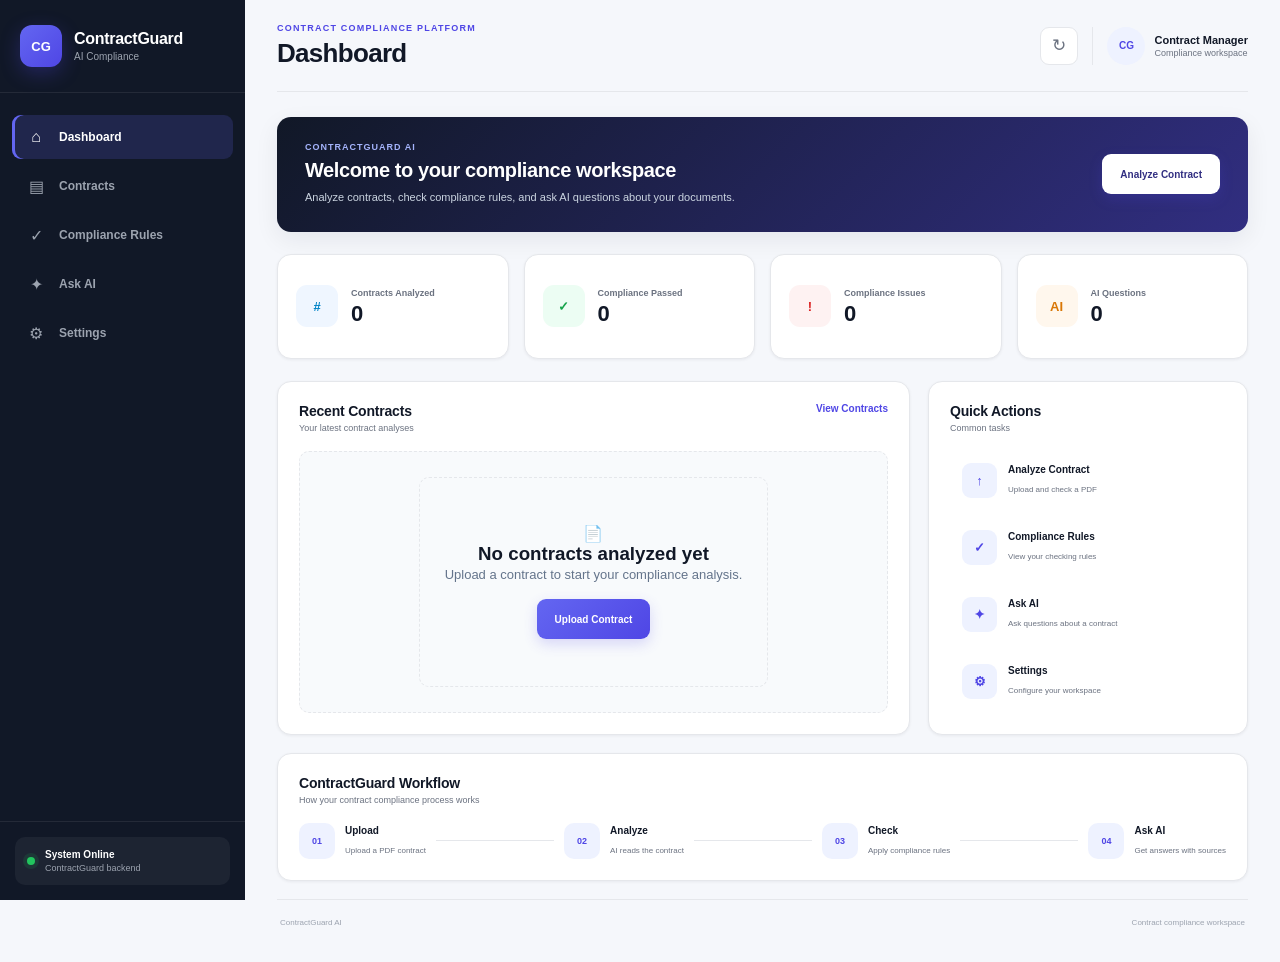
<file: frontend/index.html>
<!DOCTYPE html>
<html lang="en">

<head>
    <meta charset="UTF-8">

    <meta name="viewport" content="width=device-width, initial-scale=1.0">

    <title>ContractGuard AI - Dashboard</title>

    <link rel="stylesheet" href="css/style.css">
</head>


<body>

    <!-- =================================================
         SIDEBAR
         ================================================= -->

    <aside class="sidebar">

        <div class="sidebar-brand">

            <div class="brand-logo">
                CG
            </div>

            <div class="brand-text">

                <h2>
                    ContractGuard
                </h2>

                <span>
                    AI Compliance
                </span>

            </div>

        </div>


        <nav class="navigation">

            <a href="index.html" class="nav-link active">
                <span class="nav-icon">⌂</span>
                <span>Dashboard</span>
            </a>


            <a href="contracts.html" class="nav-link">
                <span class="nav-icon">▤</span>
                <span>Contracts</span>
            </a>


            <a href="compliance.html" class="nav-link">
                <span class="nav-icon">✓</span>
                <span>Compliance Rules</span>
            </a>


            <a href="ask-ai.html" class="nav-link">
                <span class="nav-icon">✦</span>
                <span>Ask AI</span>
            </a>


            <a href="settings.html" class="nav-link">
                <span class="nav-icon">⚙</span>
                <span>Settings</span>
            </a>

        </nav>


        <div class="sidebar-footer">

            <div class="system-status">

                <span class="status-dot"></span>

                <div>

                    <strong>
                        System Online
                    </strong>

                    <small>
                        ContractGuard backend
                    </small>

                </div>

            </div>

        </div>

    </aside>



    <!-- =================================================
         MAIN CONTENT
         ================================================= -->

    <main class="main-content">


        <!-- TOPBAR -->

        <header class="topbar">

            <div>

                <p class="eyebrow">
                    CONTRACT COMPLIANCE PLATFORM
                </p>

                <h1>
                    Dashboard
                </h1>

            </div>


            <div class="topbar-actions">

                <button type="button" class="icon-button" id="refreshDashboard" title="Refresh dashboard">
                    ↻
                </button>


                <div class="profile">

                    <div class="profile-avatar">
                        CG
                    </div>

                    <div class="profile-info">

                        <strong>
                            Contract Manager
                        </strong>

                        <span>
                            Compliance workspace
                        </span>

                    </div>

                </div>

            </div>

        </header>



        <!-- =================================================
             WELCOME
             ================================================= -->

        <section class="welcome-banner">

            <div>

                <p class="banner-label">
                    CONTRACTGUARD AI
                </p>

                <h2>
                    Welcome to your compliance workspace
                </h2>

                <p>
                    Analyze contracts, check compliance rules,
                    and ask AI questions about your documents.
                </p>

            </div>


            <a href="contracts.html" class="primary-button">
                Analyze Contract
            </a>

        </section>



        <!-- =================================================
             STATISTICS
             ================================================= -->

        <section class="stats-grid">


            <article class="stat-card">

                <div class="stat-icon blue">
                    #
                </div>

                <div>

                    <span>
                        Contracts Analyzed
                    </span>

                    <strong id="contractsAnalyzed">
                        0
                    </strong>

                </div>

            </article>


            <article class="stat-card">

                <div class="stat-icon green">
                    ✓
                </div>

                <div>

                    <span>
                        Compliance Passed
                    </span>

                    <strong id="compliancePassed">
                        0
                    </strong>

                </div>

            </article>


            <article class="stat-card">

                <div class="stat-icon red">
                    !
                </div>

                <div>

                    <span>
                        Compliance Issues
                    </span>

                    <strong id="complianceIssues">
                        0
                    </strong>

                </div>

            </article>


            <article class="stat-card">

                <div class="stat-icon orange">
                    AI
                </div>

                <div>

                    <span>
                        AI Questions
                    </span>

                    <strong id="aiQuestions">
                        0
                    </strong>

                </div>

            </article>

        </section>



        <!-- =================================================
             MAIN DASHBOARD GRID
             ================================================= -->

        <section class="dashboard-grid">


            <!-- RECENT CONTRACTS -->

            <article class="dashboard-card">

                <div class="card-header">

                    <div>

                        <h3>
                            Recent Contracts
                        </h3>

                        <p>
                            Your latest contract analyses
                        </p>

                    </div>


                    <a href="contracts.html" class="card-link">
                        View Contracts
                    </a>

                </div>


                <div id="recentContracts" class="empty-state">

                    <div class="empty-icon">
                        ▤
                    </div>

                    <h4>
                        No contracts analyzed yet
                    </h4>

                    <p>
                        Upload a contract to start your first
                        compliance analysis.
                    </p>

                    <a href="contracts.html" class="secondary-button">
                        Upload Contract
                    </a>

                </div>

            </article>



            <!-- QUICK ACTIONS -->

            <article class="dashboard-card">

                <div class="card-header">

                    <div>

                        <h3>
                            Quick Actions
                        </h3>

                        <p>
                            Common tasks
                        </p>

                    </div>

                </div>


                <div class="quick-actions">


                    <a href="contracts.html" class="quick-action">

                        <div class="quick-action-icon">
                            ↑
                        </div>

                        <div>

                            <strong>
                                Analyze Contract
                            </strong>

                            <span>
                                Upload and check a PDF
                            </span>

                        </div>

                    </a>


                    <a href="compliance.html" class="quick-action">

                        <div class="quick-action-icon">
                            ✓
                        </div>

                        <div>

                            <strong>
                                Compliance Rules
                            </strong>

                            <span>
                                View your checking rules
                            </span>

                        </div>

                    </a>


                    <a href="ask-ai.html" class="quick-action">

                        <div class="quick-action-icon">
                            ✦
                        </div>

                        <div>

                            <strong>
                                Ask AI
                            </strong>

                            <span>
                                Ask questions about a contract
                            </span>

                        </div>

                    </a>


                    <a href="settings.html" class="quick-action">

                        <div class="quick-action-icon">
                            ⚙
                        </div>

                        <div>

                            <strong>
                                Settings
                            </strong>

                            <span>
                                Configure your workspace
                            </span>

                        </div>

                    </a>

                </div>

            </article>

        </section>



        <!-- =================================================
             WORKFLOW
             ================================================= -->

        <section class="dashboard-card workflow-card">

            <div class="card-header">

                <div>

                    <h3>
                        ContractGuard Workflow
                    </h3>

                    <p>
                        How your contract compliance process works
                    </p>

                </div>

            </div>


            <div class="workflow">


                <div class="workflow-step">

                    <div class="workflow-number">
                        01
                    </div>

                    <div>

                        <strong>
                            Upload
                        </strong>

                        <span>
                            Upload a PDF contract
                        </span>

                    </div>

                </div>


                <div class="workflow-line"></div>


                <div class="workflow-step">

                    <div class="workflow-number">
                        02
                    </div>

                    <div>

                        <strong>
                            Analyze
                        </strong>

                        <span>
                            AI reads the contract
                        </span>

                    </div>

                </div>


                <div class="workflow-line"></div>


                <div class="workflow-step">

                    <div class="workflow-number">
                        03
                    </div>

                    <div>

                        <strong>
                            Check
                        </strong>

                        <span>
                            Apply compliance rules
                        </span>

                    </div>

                </div>


                <div class="workflow-line"></div>


                <div class="workflow-step">

                    <div class="workflow-number">
                        04
                    </div>

                    <div>

                        <strong>
                            Ask AI
                        </strong>

                        <span>
                            Get answers with sources
                        </span>

                    </div>

                </div>

            </div>

        </section>



        <!-- =================================================
             FOOTER
             ================================================= -->

        <footer class="app-footer">

            <span>
                ContractGuard AI
            </span>

            <span>
                Contract compliance workspace
            </span>

        </footer>

    </main>



    <!-- JAVASCRIPT -->

    <script src="js/config.js"></script>

    <script src="js/common.js"></script>

    <script src="js/dashboard.js"></script>

</body>

</html>
</file>
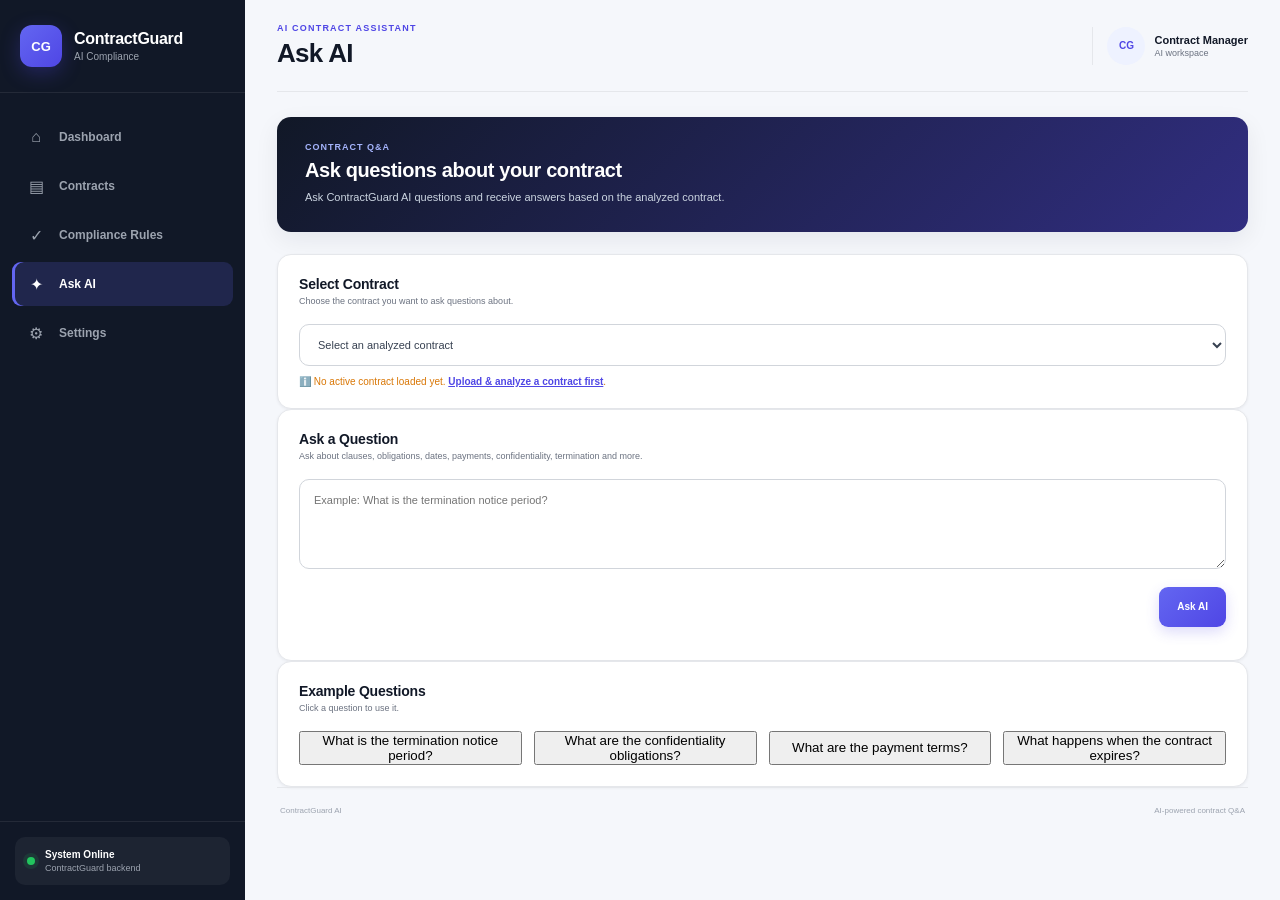
<file: frontend/ask-ai.html>
<!DOCTYPE html>
<html lang="en">

<head>
    <meta charset="UTF-8">
    <meta name="viewport" content="width=device-width, initial-scale=1.0">

    <title>ContractGuard AI - Ask AI</title>

    <link rel="stylesheet" href="css/style.css">
</head>

<body>

    <!-- SIDEBAR -->

    <aside class="sidebar">

        <div class="sidebar-brand">

            <div class="brand-logo">
                CG
            </div>

            <div class="brand-text">
                <h2>ContractGuard</h2>
                <span>AI Compliance</span>
            </div>

        </div>


        <nav class="navigation">

            <a href="index.html" class="nav-link">
                <span class="nav-icon">⌂</span>
                <span>Dashboard</span>
            </a>

            <a href="contracts.html" class="nav-link">
                <span class="nav-icon">▤</span>
                <span>Contracts</span>
            </a>

            <a href="compliance.html" class="nav-link">
                <span class="nav-icon">✓</span>
                <span>Compliance Rules</span>
            </a>

            <a href="ask-ai.html" class="nav-link active">
                <span class="nav-icon">✦</span>
                <span>Ask AI</span>
            </a>

            <a href="settings.html" class="nav-link">
                <span class="nav-icon">⚙</span>
                <span>Settings</span>
            </a>

        </nav>


        <div class="sidebar-footer">

            <div class="system-status">

                <span class="status-dot"></span>

                <div>
                    <strong>System Online</strong>
                    <small>ContractGuard backend</small>
                </div>

            </div>

        </div>

    </aside>


    <!-- MAIN CONTENT -->

    <main class="main-content">


        <!-- TOPBAR -->

        <header class="topbar">

            <div>

                <p class="eyebrow">
                    AI CONTRACT ASSISTANT
                </p>

                <h1>
                    Ask AI
                </h1>

            </div>


            <div class="topbar-actions">

                <div class="profile">

                    <div class="profile-avatar">
                        CG
                    </div>

                    <div class="profile-info">

                        <strong>
                            Contract Manager
                        </strong>

                        <span>
                            AI workspace
                        </span>

                    </div>

                </div>

            </div>

        </header>


        <!-- INTRO -->

        <section class="welcome-banner">

            <div>

                <p class="banner-label">
                    CONTRACT Q&A
                </p>

                <h2>
                    Ask questions about your contract
                </h2>

                <p>
                    Ask ContractGuard AI questions and receive
                    answers based on the analyzed contract.
                </p>

            </div>

        </section>


        <!-- CONTRACT SELECTOR -->

        <section class="dashboard-card">

            <div class="card-header">

                <div>

                    <h3>
                        Select Contract
                    </h3>

                    <p>
                        Choose the contract you want to ask questions about.
                    </p>

                </div>

            </div>


            <select id="aiContractSelector" style="
                    width:100%;
                    padding:13px 14px;
                    border:1px solid #d1d5db;
                    border-radius:10px;
                    background:#ffffff;
                    font-size:11px;
                    color:#374151;
                    outline:none;
                ">

                <option value="">
                    Select an analyzed contract
                </option>

            </select>


            <p id="aiContractStatus" style="
                    margin-top:10px;
                    font-size:10px;
                    color:#6b7280;
                ">
                Analyze a contract first from the Contracts page.
            </p>

        </section>


        <!-- QUESTION -->

        <section class="dashboard-card">

            <div class="card-header">

                <div>

                    <h3>
                        Ask a Question
                    </h3>

                    <p>
                        Ask about clauses, obligations, dates, payments,
                        confidentiality, termination and more.
                    </p>

                </div>

            </div>


            <textarea id="aiQuestion" rows="5" placeholder="Example: What is the termination notice period?" style="
                    width:100%;
                    box-sizing:border-box;
                    padding:14px;
                    border:1px solid #d1d5db;
                    border-radius:10px;
                    background:#ffffff;
                    font-size:11px;
                    color:#111827;
                    resize:vertical;
                    outline:none;
                "></textarea>


            <div style="
                    display:flex;
                    justify-content:flex-end;
                    margin-top:14px;
                ">

                <button type="button" class="primary-button" id="askAIButton">
                    Ask AI
                </button>

            </div>


            <p id="aiStatus" style="
                    margin-top:12px;
                    font-size:10px;
                    color:#6b7280;
                "></p>

        </section>


        <!-- ANSWER -->

        <section class="dashboard-card" id="aiAnswerSection" style="display:none;">

            <div class="card-header">

                <div>

                    <h3>
                        AI Answer
                    </h3>

                    <p>
                        Answer generated from the selected contract.
                    </p>

                </div>

            </div>


            <div id="aiAnswer" style="
                    padding:18px;
                    border-radius:12px;
                    background:#f8fafc;
                    border:1px solid #e5e7eb;
                    color:#374151;
                    font-size:12px;
                    line-height:1.7;
                "></div>

        </section>


        <!-- SOURCE CLAUSE -->

        <section class="dashboard-card" id="aiSourceSection" style="display:none;">

            <div class="card-header">

                <div>

                    <h3>
                        Source Clause
                    </h3>

                    <p>
                        Contract text used to support the answer.
                    </p>

                </div>

            </div>


            <div id="aiSource" style="
                    padding:18px;
                    border-left:4px solid #6366f1;
                    border-radius:8px;
                    background:#f8fafc;
                    color:#374151;
                    font-size:11px;
                    line-height:1.7;
                "></div>

        </section>


        <!-- EXAMPLE QUESTIONS -->

        <section class="dashboard-card">

            <div class="card-header">

                <div>

                    <h3>
                        Example Questions
                    </h3>

                    <p>
                        Click a question to use it.
                    </p>

                </div>

            </div>


            <div style="
                    display:grid;
                    grid-template-columns:repeat(auto-fit,minmax(220px,1fr));
                    gap:12px;
                ">

                <button type="button" class="question-card" data-question="What is the termination notice period?">
                    What is the termination notice period?
                </button>


                <button type="button" class="question-card" data-question="What are the confidentiality obligations?">
                    What are the confidentiality obligations?
                </button>


                <button type="button" class="question-card" data-question="What are the payment terms?">
                    What are the payment terms?
                </button>


                <button type="button" class="question-card" data-question="What happens when the contract expires?">
                    What happens when the contract expires?
                </button>

            </div>

        </section>


        <!-- FOOTER -->

        <footer class="app-footer">

            <span>
                ContractGuard AI
            </span>

            <span>
                AI-powered contract Q&A
            </span>

        </footer>


    </main>


    <script src="js/config.js"></script>
    <script src="js/common.js"></script>
    <script src="js/ask-ai.js"></script>

</body>

</html>
</file>
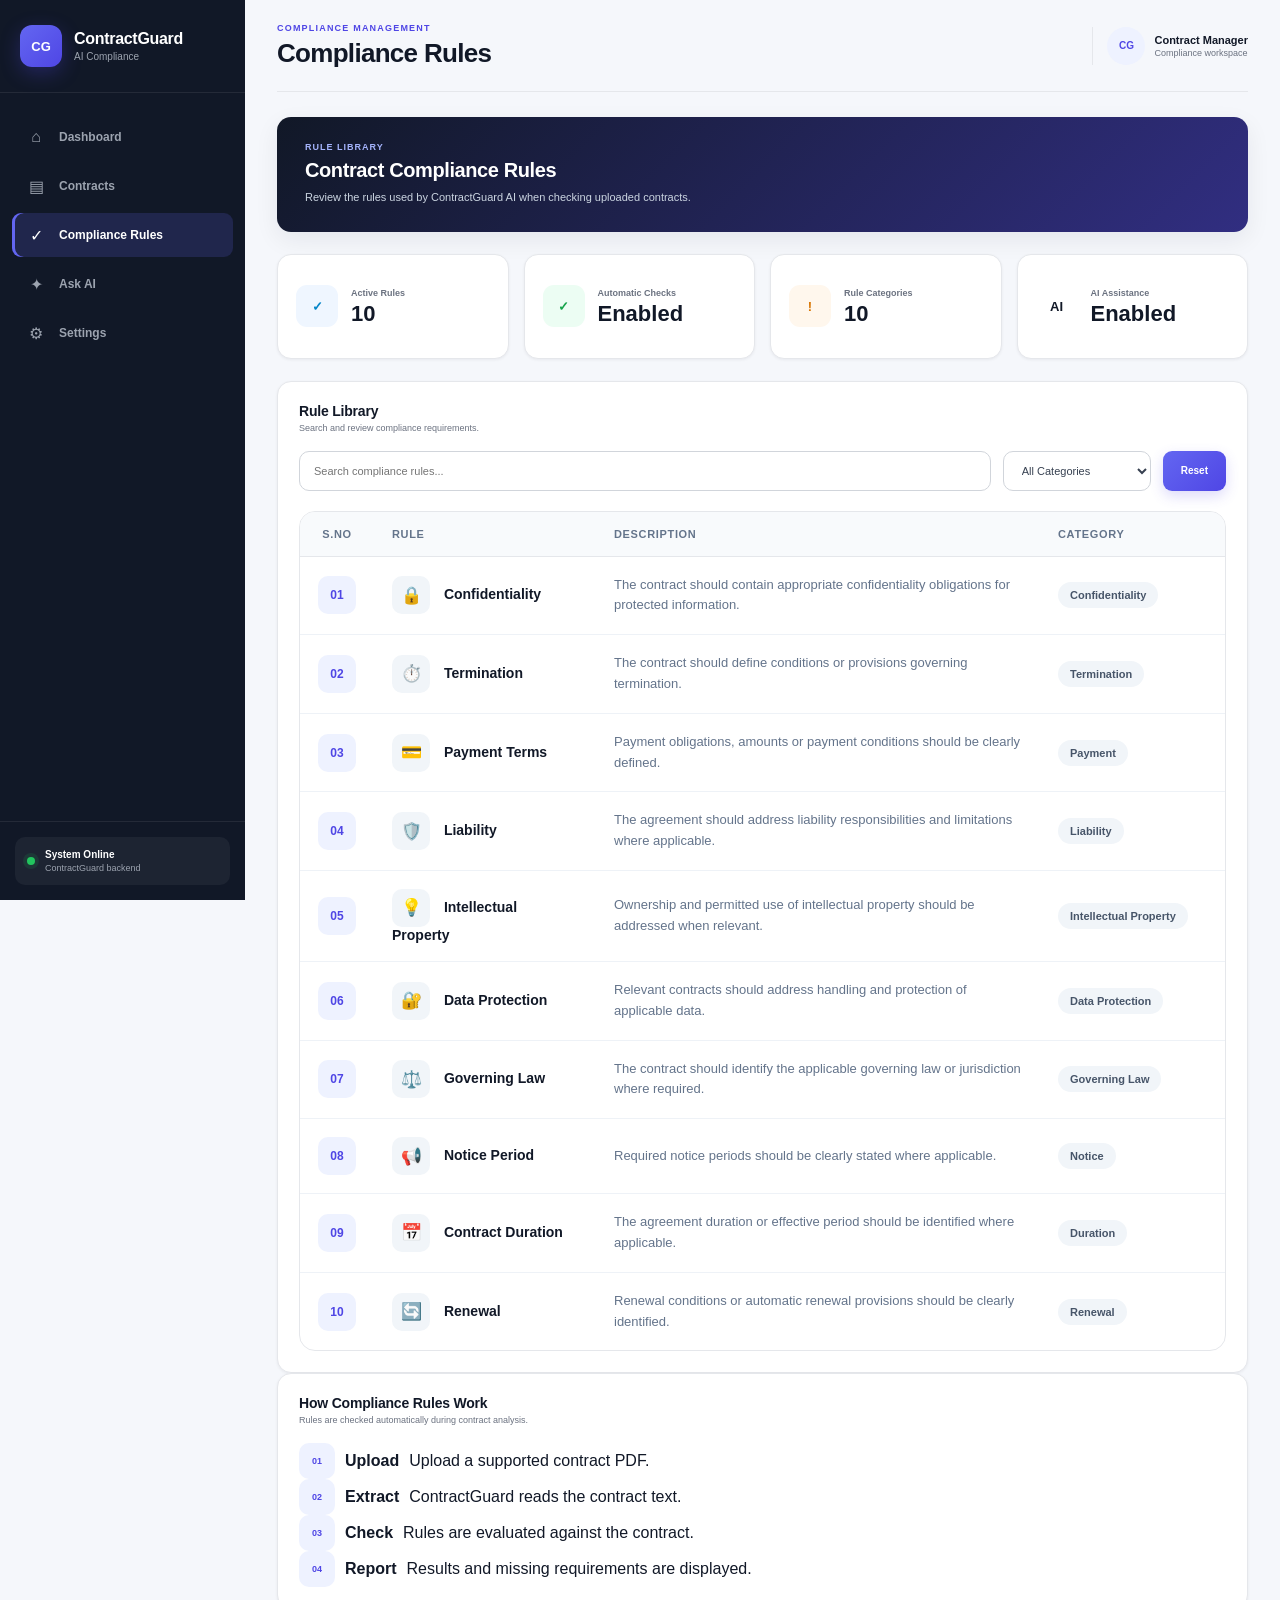
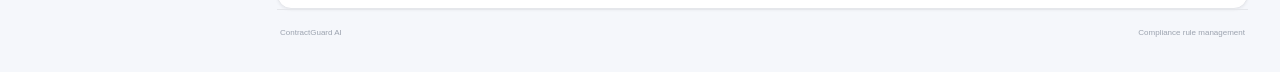
<file: frontend/compliance.html>
<!DOCTYPE html>
<html lang="en">

<head>
    <meta charset="UTF-8">
    <meta name="viewport" content="width=device-width, initial-scale=1.0">

    <title>ContractGuard AI - Compliance Rules</title>

    <link rel="stylesheet" href="css/style.css">
</head>

<body>

    <!-- SIDEBAR -->

    <aside class="sidebar">

        <div class="sidebar-brand">

            <div class="brand-logo">
                CG
            </div>

            <div class="brand-text">
                <h2>ContractGuard</h2>
                <span>AI Compliance</span>
            </div>

        </div>


        <nav class="navigation">

            <a href="index.html" class="nav-link">
                <span class="nav-icon">⌂</span>
                <span>Dashboard</span>
            </a>

            <a href="contracts.html" class="nav-link">
                <span class="nav-icon">▤</span>
                <span>Contracts</span>
            </a>

            <a href="compliance.html" class="nav-link active">
                <span class="nav-icon">✓</span>
                <span>Compliance Rules</span>
            </a>

            <a href="ask-ai.html" class="nav-link">
                <span class="nav-icon">✦</span>
                <span>Ask AI</span>
            </a>

            <a href="settings.html" class="nav-link">
                <span class="nav-icon">⚙</span>
                <span>Settings</span>
            </a>

        </nav>


        <div class="sidebar-footer">

            <div class="system-status">

                <span class="status-dot"></span>

                <div>
                    <strong>System Online</strong>
                    <small>ContractGuard backend</small>
                </div>

            </div>

        </div>

    </aside>


    <!-- MAIN CONTENT -->

    <main class="main-content">


        <!-- TOPBAR -->

        <header class="topbar">

            <div>

                <p class="eyebrow">
                    COMPLIANCE MANAGEMENT
                </p>

                <h1>
                    Compliance Rules
                </h1>

            </div>


            <div class="topbar-actions">

                <div class="profile">

                    <div class="profile-avatar">
                        CG
                    </div>

                    <div class="profile-info">

                        <strong>
                            Contract Manager
                        </strong>

                        <span>
                            Compliance workspace
                        </span>

                    </div>

                </div>

            </div>

        </header>


        <!-- INTRO -->

        <section class="welcome-banner">

            <div>

                <p class="banner-label">
                    RULE LIBRARY
                </p>

                <h2>
                    Contract Compliance Rules
                </h2>

                <p>
                    Review the rules used by ContractGuard AI
                    when checking uploaded contracts.
                </p>

            </div>

        </section>


        <!-- SUMMARY CARDS -->

        <section class="stats-grid">


            <article class="stat-card">

                <div class="stat-icon blue">
                    ✓
                </div>

                <div>

                    <span>
                        Active Rules
                    </span>

                    <strong id="activeRulesCount">
                        10
                    </strong>

                </div>

            </article>


            <article class="stat-card">

                <div class="stat-icon green">
                    ✓
                </div>

                <div>

                    <span>
                        Automatic Checks
                    </span>

                    <strong>
                        Enabled
                    </strong>

                </div>

            </article>


            <article class="stat-card">

                <div class="stat-icon orange">
                    !
                </div>

                <div>

                    <span>
                        Rule Categories
                    </span>

                    <strong>
                        10
                    </strong>

                </div>

            </article>


            <article class="stat-card">

                <div class="stat-icon purple">
                    AI
                </div>

                <div>

                    <span>
                        AI Assistance
                    </span>

                    <strong>
                        Enabled
                    </strong>

                </div>

            </article>

        </section>


        <!-- RULE SEARCH -->

        <section class="dashboard-card">

            <div class="card-header">

                <div>

                    <h3>
                        Rule Library
                    </h3>

                    <p>
                        Search and review compliance requirements.
                    </p>

                </div>

            </div>


            <div style="
                    display:flex;
                    gap:12px;
                    margin-bottom:18px;
                    flex-wrap:wrap;
                ">

                <input type="text" id="ruleSearch" placeholder="Search compliance rules..." style="
                        flex:1;
                        min-width:220px;
                        padding:12px 14px;
                        border:1px solid #d1d5db;
                        border-radius:10px;
                        font-size:11px;
                        outline:none;
                    ">


                <select id="categoryFilter" style="
                        padding:12px 14px;
                        border:1px solid #d1d5db;
                        border-radius:10px;
                        background:#fff;
                        font-size:11px;
                        color:#374151;
                    ">

                    <option value="all">
                        All Categories
                    </option>

                    <option value="confidentiality">
                        Confidentiality
                    </option>

                    <option value="termination">
                        Termination
                    </option>

                    <option value="payment">
                        Payment
                    </option>

                    <option value="liability">
                        Liability
                    </option>

                    <option value="intellectual-property">
                        Intellectual Property
                    </option>

                    <option value="data-protection">
                        Data Protection
                    </option>

                    <option value="governing-law">
                        Governing Law
                    </option>

                    <option value="notice">
                        Notice
                    </option>

                    <option value="duration">
                        Duration
                    </option>

                    <option value="renewal">
                        Renewal
                    </option>

                </select>


                <button type="button" class="primary-button" id="resetRulesButton">
                    Reset
                </button>

            </div>


            <!-- RULES -->

            <div id="rulesContainer">

                <div class="rules-table-wrapper">

                    <table class="compliance-rules-table">

                        <thead>
                            <tr>
                                <th>S.No</th>
                                <th>Rule</th>
                                <th>Description</th>
                                <th>Category</th>
                            </tr>
                        </thead>

                        <tbody>

                            <!-- 01 -->
                            <tr class="rule-card" data-category="confidentiality">

                                <td class="rule-number-cell">
                                    <span class="rule-number">01</span>
                                </td>

                                <td class="rule-name-cell">
                                    <div class="rule-icon">🔒</div>
                                    <strong>Confidentiality</strong>
                                </td>

                                <td class="rule-description">
                                    The contract should contain appropriate
                                    confidentiality obligations for protected
                                    information.
                                </td>

                                <td>
                                    <span class="category-badge">
                                        Confidentiality
                                    </span>
                                </td>

                            </tr>


                            <!-- 02 -->
                            <tr class="rule-card" data-category="termination">

                                <td class="rule-number-cell">
                                    <span class="rule-number">02</span>
                                </td>

                                <td class="rule-name-cell">
                                    <div class="rule-icon">⏱️</div>
                                    <strong>Termination</strong>
                                </td>

                                <td class="rule-description">
                                    The contract should define conditions or
                                    provisions governing termination.
                                </td>

                                <td>
                                    <span class="category-badge">
                                        Termination
                                    </span>
                                </td>

                            </tr>


                            <!-- 03 -->
                            <tr class="rule-card" data-category="payment">

                                <td class="rule-number-cell">
                                    <span class="rule-number">03</span>
                                </td>

                                <td class="rule-name-cell">
                                    <div class="rule-icon">💳</div>
                                    <strong>Payment Terms</strong>
                                </td>

                                <td class="rule-description">
                                    Payment obligations, amounts or payment
                                    conditions should be clearly defined.
                                </td>

                                <td>
                                    <span class="category-badge">
                                        Payment
                                    </span>
                                </td>

                            </tr>


                            <!-- 04 -->
                            <tr class="rule-card" data-category="liability">

                                <td class="rule-number-cell">
                                    <span class="rule-number">04</span>
                                </td>

                                <td class="rule-name-cell">
                                    <div class="rule-icon">🛡️</div>
                                    <strong>Liability</strong>
                                </td>

                                <td class="rule-description">
                                    The agreement should address liability
                                    responsibilities and limitations where applicable.
                                </td>

                                <td>
                                    <span class="category-badge">
                                        Liability
                                    </span>
                                </td>

                            </tr>


                            <!-- 05 -->
                            <tr class="rule-card" data-category="intellectual-property">

                                <td class="rule-number-cell">
                                    <span class="rule-number">05</span>
                                </td>

                                <td class="rule-name-cell">
                                    <div class="rule-icon">💡</div>
                                    <strong>Intellectual Property</strong>
                                </td>

                                <td class="rule-description">
                                    Ownership and permitted use of intellectual
                                    property should be addressed when relevant.
                                </td>

                                <td>
                                    <span class="category-badge">
                                        Intellectual Property
                                    </span>
                                </td>

                            </tr>


                            <!-- 06 -->
                            <tr class="rule-card" data-category="data-protection">

                                <td class="rule-number-cell">
                                    <span class="rule-number">06</span>
                                </td>

                                <td class="rule-name-cell">
                                    <div class="rule-icon">🔐</div>
                                    <strong>Data Protection</strong>
                                </td>

                                <td class="rule-description">
                                    Relevant contracts should address handling
                                    and protection of applicable data.
                                </td>

                                <td>
                                    <span class="category-badge">
                                        Data Protection
                                    </span>
                                </td>

                            </tr>


                            <!-- 07 -->
                            <tr class="rule-card" data-category="governing-law">

                                <td class="rule-number-cell">
                                    <span class="rule-number">07</span>
                                </td>

                                <td class="rule-name-cell">
                                    <div class="rule-icon">⚖️</div>
                                    <strong>Governing Law</strong>
                                </td>

                                <td class="rule-description">
                                    The contract should identify the applicable
                                    governing law or jurisdiction where required.
                                </td>

                                <td>
                                    <span class="category-badge">
                                        Governing Law
                                    </span>
                                </td>

                            </tr>


                            <!-- 08 -->
                            <tr class="rule-card" data-category="notice">

                                <td class="rule-number-cell">
                                    <span class="rule-number">08</span>
                                </td>

                                <td class="rule-name-cell">
                                    <div class="rule-icon">📢</div>
                                    <strong>Notice Period</strong>
                                </td>

                                <td class="rule-description">
                                    Required notice periods should be clearly
                                    stated where applicable.
                                </td>

                                <td>
                                    <span class="category-badge">
                                        Notice
                                    </span>
                                </td>

                            </tr>


                            <!-- 09 -->
                            <tr class="rule-card" data-category="duration">

                                <td class="rule-number-cell">
                                    <span class="rule-number">09</span>
                                </td>

                                <td class="rule-name-cell">
                                    <div class="rule-icon">📅</div>
                                    <strong>Contract Duration</strong>
                                </td>

                                <td class="rule-description">
                                    The agreement duration or effective period
                                    should be identified where applicable.
                                </td>

                                <td>
                                    <span class="category-badge">
                                        Duration
                                    </span>
                                </td>

                            </tr>


                            <!-- 10 -->
                            <tr class="rule-card" data-category="renewal">

                                <td class="rule-number-cell">
                                    <span class="rule-number">10</span>
                                </td>

                                <td class="rule-name-cell">
                                    <div class="rule-icon">🔄</div>
                                    <strong>Renewal</strong>
                                </td>

                                <td class="rule-description">
                                    Renewal conditions or automatic renewal
                                    provisions should be clearly identified.
                                </td>

                                <td>
                                    <span class="category-badge">
                                        Renewal
                                    </span>
                                </td>

                            </tr>

                        </tbody>

                    </table>

                </div>

            </div>

            <!-- NO RESULTS -->

            <div id="noRulesMessage" style="
                    display:none;
                    text-align:center;
                    padding:40px 20px;
                    color:#6b7280;
                ">

                <h3>
                    No rules found
                </h3>

                <p>
                    Try a different search or category.
                </p>

            </div>

        </section>


        <!-- RULE INFORMATION -->

        <section class="dashboard-card">

            <div class="card-header">

                <div>

                    <h3>
                        How Compliance Rules Work
                    </h3>

                    <p>
                        Rules are checked automatically during contract analysis.
                    </p>

                </div>

            </div>


            <div class="workflow-grid">


                <div class="workflow-step">

                    <div class="workflow-number">
                        01
                    </div>

                    <h4>
                        Upload
                    </h4>

                    <p>
                        Upload a supported contract PDF.
                    </p>

                </div>


                <div class="workflow-step">

                    <div class="workflow-number">
                        02
                    </div>

                    <h4>
                        Extract
                    </h4>

                    <p>
                        ContractGuard reads the contract text.
                    </p>

                </div>


                <div class="workflow-step">

                    <div class="workflow-number">
                        03
                    </div>

                    <h4>
                        Check
                    </h4>

                    <p>
                        Rules are evaluated against the contract.
                    </p>

                </div>


                <div class="workflow-step">

                    <div class="workflow-number">
                        04
                    </div>

                    <h4>
                        Report
                    </h4>

                    <p>
                        Results and missing requirements are displayed.
                    </p>

                </div>


            </div>

        </section>


        <!-- FOOTER -->

        <footer class="app-footer">

            <span>
                ContractGuard AI
            </span>

            <span>
                Compliance rule management
            </span>

        </footer>


    </main>


    <!-- JAVASCRIPT -->

    <script src="js/config.js"></script>

    <script src="js/common.js"></script>

    <script src="js/compliance.js"></script>

</body>

</html>
</file>
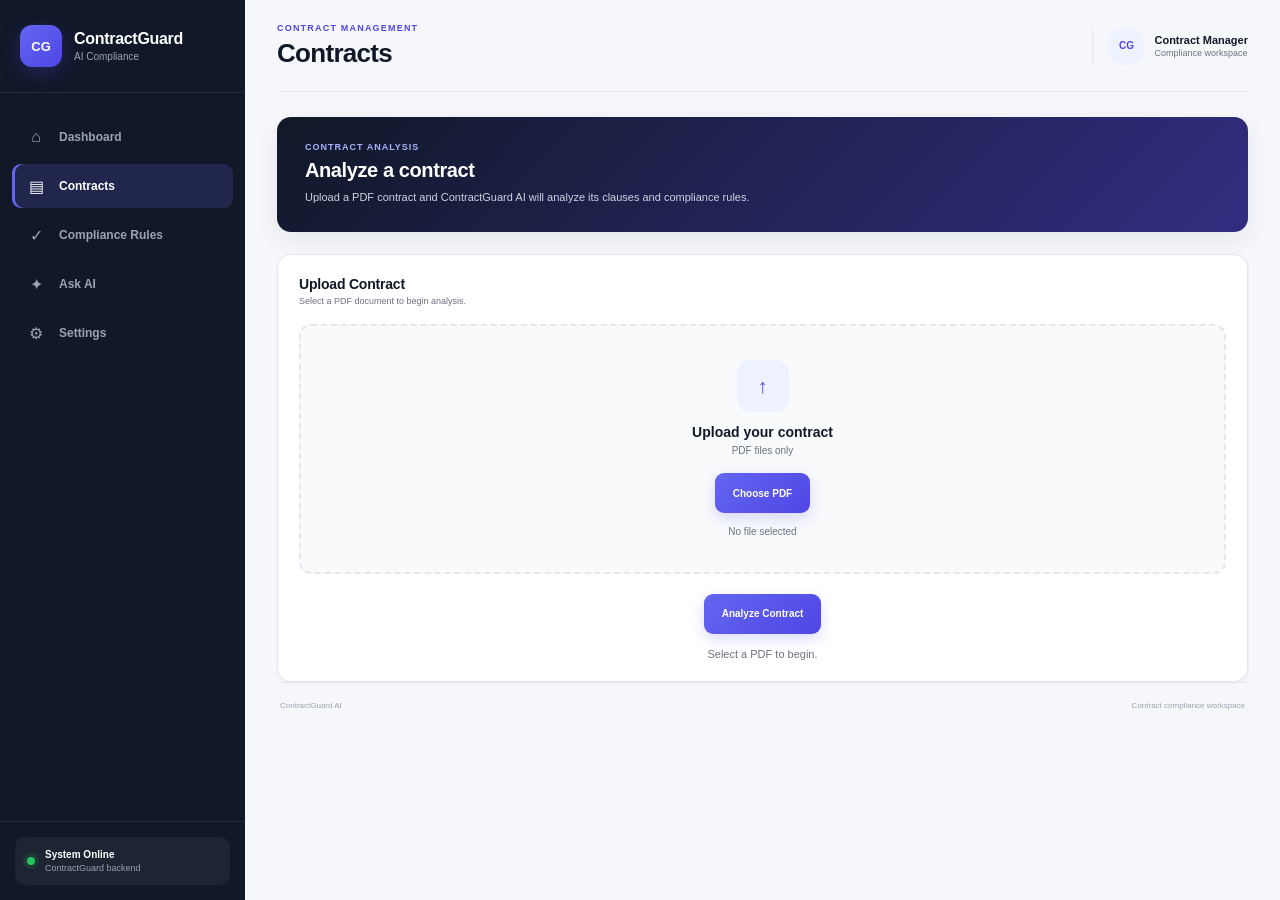
<file: frontend/contracts.html>
<!DOCTYPE html>
<html lang="en">

<head>
    <meta charset="UTF-8">

    <meta name="viewport" content="width=device-width, initial-scale=1.0">

    <title>ContractGuard AI - Contracts</title>

    <link rel="stylesheet" href="css/style.css">
</head>

<body>

    <!-- SIDEBAR -->

    <aside class="sidebar">

        <div class="sidebar-brand">

            <div class="brand-logo">
                CG
            </div>

            <div class="brand-text">
                <h2>ContractGuard</h2>
                <span>AI Compliance</span>
            </div>

        </div>


        <nav class="navigation">

            <a href="index.html" class="nav-link">
                <span class="nav-icon">⌂</span>
                <span>Dashboard</span>
            </a>

            <a href="contracts.html" class="nav-link active">
                <span class="nav-icon">▤</span>
                <span>Contracts</span>
            </a>

            <a href="compliance.html" class="nav-link">
                <span class="nav-icon">✓</span>
                <span>Compliance Rules</span>
            </a>

            <a href="ask-ai.html" class="nav-link">
                <span class="nav-icon">✦</span>
                <span>Ask AI</span>
            </a>

            <a href="settings.html" class="nav-link">
                <span class="nav-icon">⚙</span>
                <span>Settings</span>
            </a>

        </nav>


        <div class="sidebar-footer">

            <div class="system-status">

                <span class="status-dot"></span>

                <div>
                    <strong>System Online</strong>
                    <small>ContractGuard backend</small>
                </div>

            </div>

        </div>

    </aside>


    <!-- MAIN CONTENT -->

    <main class="main-content">


        <!-- TOPBAR -->

        <header class="topbar">

            <div>

                <p class="eyebrow">
                    CONTRACT MANAGEMENT
                </p>

                <h1>
                    Contracts
                </h1>

            </div>


            <div class="topbar-actions">

                <div class="profile">

                    <div class="profile-avatar">
                        CG
                    </div>

                    <div class="profile-info">

                        <strong>
                            Contract Manager
                        </strong>

                        <span>
                            Compliance workspace
                        </span>

                    </div>

                </div>

            </div>

        </header>


        <!-- PAGE INTRO -->

        <section class="welcome-banner">

            <div>

                <p class="banner-label">
                    CONTRACT ANALYSIS
                </p>

                <h2>
                    Analyze a contract
                </h2>

                <p>
                    Upload a PDF contract and ContractGuard AI
                    will analyze its clauses and compliance rules.
                </p>

            </div>

        </section>


        <!-- UPLOAD CARD -->

        <section class="dashboard-card">

            <div class="card-header">

                <div>

                    <h3>
                        Upload Contract
                    </h3>

                    <p>
                        Select a PDF document to begin analysis.
                    </p>

                </div>

            </div>


            <div class="upload-area" id="uploadArea">

                <div class="upload-icon">
                    ↑
                </div>


                <h3>
                    Upload your contract
                </h3>


                <p>
                    PDF files only
                </p>


                <input type="file" id="contractFile" accept=".pdf,application/pdf" hidden>


                <button type="button" class="primary-button" id="chooseFileButton">
                    Choose PDF
                </button>


                <div id="selectedFile" class="selected-file">
                    No file selected
                </div>

            </div>


            <!-- CONTRACT SELECTION -->
            <div id="contractSelectionArea" style="display:none; margin-top:20px;">
                <label for="contractSelector" style="display:block; margin-bottom:8px; font-size:12px; font-weight:700; color:#374151;">
                    Select Contract to Analyze
                </label>
                <select id="contractSelector" style="width:100%; padding:12px; border:1px solid #d1d5db; border-radius:10px; background:#ffffff; font-size:12px; color:#374151; outline:none;">
                    <option value="">Select a contract</option>
                </select>
            </div>

            <!-- ANALYZE BUTTON -->
            <div style="display:flex; justify-content:center; margin-top:20px;">
                <button type="button" class="primary-button" id="analyzeButton" disabled>
                    Analyze Contract
                </button>
            </div>

            <!-- STATUS -->
            <div id="contractStatus" style="text-align:center; margin-top:14px; color:#6b7280; font-size:11px;">
                Select a PDF to begin.
            </div>

        </section>


        <!-- RESULT AREA -->

        <section id="analysisResults" style="display:none; margin-top:18px;">


            <!-- CONTRACT INFORMATION -->

            <div class="dashboard-card">

                <div class="card-header">

                    <div>

                        <h3>
                            Contract Analysis
                        </h3>

                        <p id="resultContractName">
                            Contract
                        </p>

                    </div>

                    <div id="resultStatus" style="
                            font-size:10px;
                            font-weight:700;
                        ">
                    </div>

                </div>


                <!-- SUMMARY -->

                <div class="stats-grid">


                    <article class="stat-card">

                        <div class="stat-icon blue">
                            #
                        </div>

                        <div>

                            <span>
                                Contract Type
                            </span>

                            <strong id="resultContractType" style="font-size:14px;">
                                -
                            </strong>

                        </div>

                    </article>


                    <article class="stat-card">

                        <div class="stat-icon green">
                            ✓
                        </div>

                        <div>

                            <span>
                                Passed
                            </span>

                            <strong id="resultPassed">
                                0
                            </strong>

                        </div>

                    </article>


                    <article class="stat-card">

                        <div class="stat-icon red">
                            !
                        </div>

                        <div>

                            <span>
                                Failed
                            </span>

                            <strong id="resultFailed">
                                0
                            </strong>

                        </div>

                    </article>


                    <article class="stat-card">

                        <div class="stat-icon orange">
                            ?
                        </div>

                        <div>

                            <span>
                                Missing
                            </span>

                            <strong id="resultMissing">
                                0
                            </strong>

                        </div>

                    </article>

                </div>


                <!-- SCORE -->

                <div id="complianceScoreBox" style="
                        margin-top:20px;
                        padding:18px;
                        background:#f8fafc;
                        border:1px solid #e5e7eb;
                        border-radius:10px;
                    ">

                    <div style="
                            display:flex;
                            justify-content:space-between;
                            align-items:center;
                            margin-bottom:10px;
                        ">

                        <strong style="font-size:11px;">
                            Compliance Score
                        </strong>

                        <strong id="resultScore" style="
                                font-size:18px;
                                color:#4f46e5;
                            ">
                            0%
                        </strong>

                    </div>


                    <div style="
                            height:8px;
                            background:#e5e7eb;
                            border-radius:20px;
                            overflow:hidden;
                        ">

                        <div id="scoreBar" style="
                                width:0%;
                                height:100%;
                                background:#4f46e5;
                                transition:width .4s ease;
                            ">
                        </div>

                    </div>

                </div>

            </div>


            <!-- CHECKLIST -->

            <div class="dashboard-card" style="margin-top:18px;">

                <div class="card-header">

                    <div>

                        <h3>
                            Compliance Checklist
                        </h3>

                        <p>
                            Rules checked against the contract
                        </p>

                    </div>

                </div>


                <div id="checklistContainer">

                    <div class="empty-state">

                        <h4>
                            No checklist results
                        </h4>

                    </div>

                </div>

            </div>


            <!-- SUMMARY -->

            <div class="dashboard-card" style="margin-top:18px;">

                <div class="card-header">

                    <div>

                        <h3>
                            AI Summary
                        </h3>

                        <p>
                            Plain-English contract summary
                        </p>

                    </div>

                </div>


                <div id="summaryContainer" style="
                        color:#4b5563;
                        font-size:11px;
                        line-height:1.8;
                    ">
                    No summary available.
                </div>

            </div>


            <!-- SOURCE -->

            <div class="dashboard-card" style="margin-top:18px;">

                <div class="card-header">

                    <div>

                        <h3>
                            Source Information
                        </h3>

                        <p>
                            Contract source used for the analysis
                        </p>

                    </div>

                </div>


                <pre id="sourceContainer" style="
                        white-space:pre-wrap;
                        background:#f8fafc;
                        padding:15px;
                        border-radius:10px;
                        border:1px solid #e5e7eb;
                        font-size:10px;
                        line-height:1.6;
                        color:#374151;
                    ">No source information available.</pre>

            </div>


        </section>


        <!-- FOOTER -->

        <footer class="app-footer">

            <span>
                ContractGuard AI
            </span>

            <span>
                Contract compliance workspace
            </span>

        </footer>

    </main>


    <!-- JAVASCRIPT -->

    <script src="js/config.js"></script>

    <script src="js/common.js"></script>

    <script src="js/contracts.js"></script>

</body>

</html>
</file>
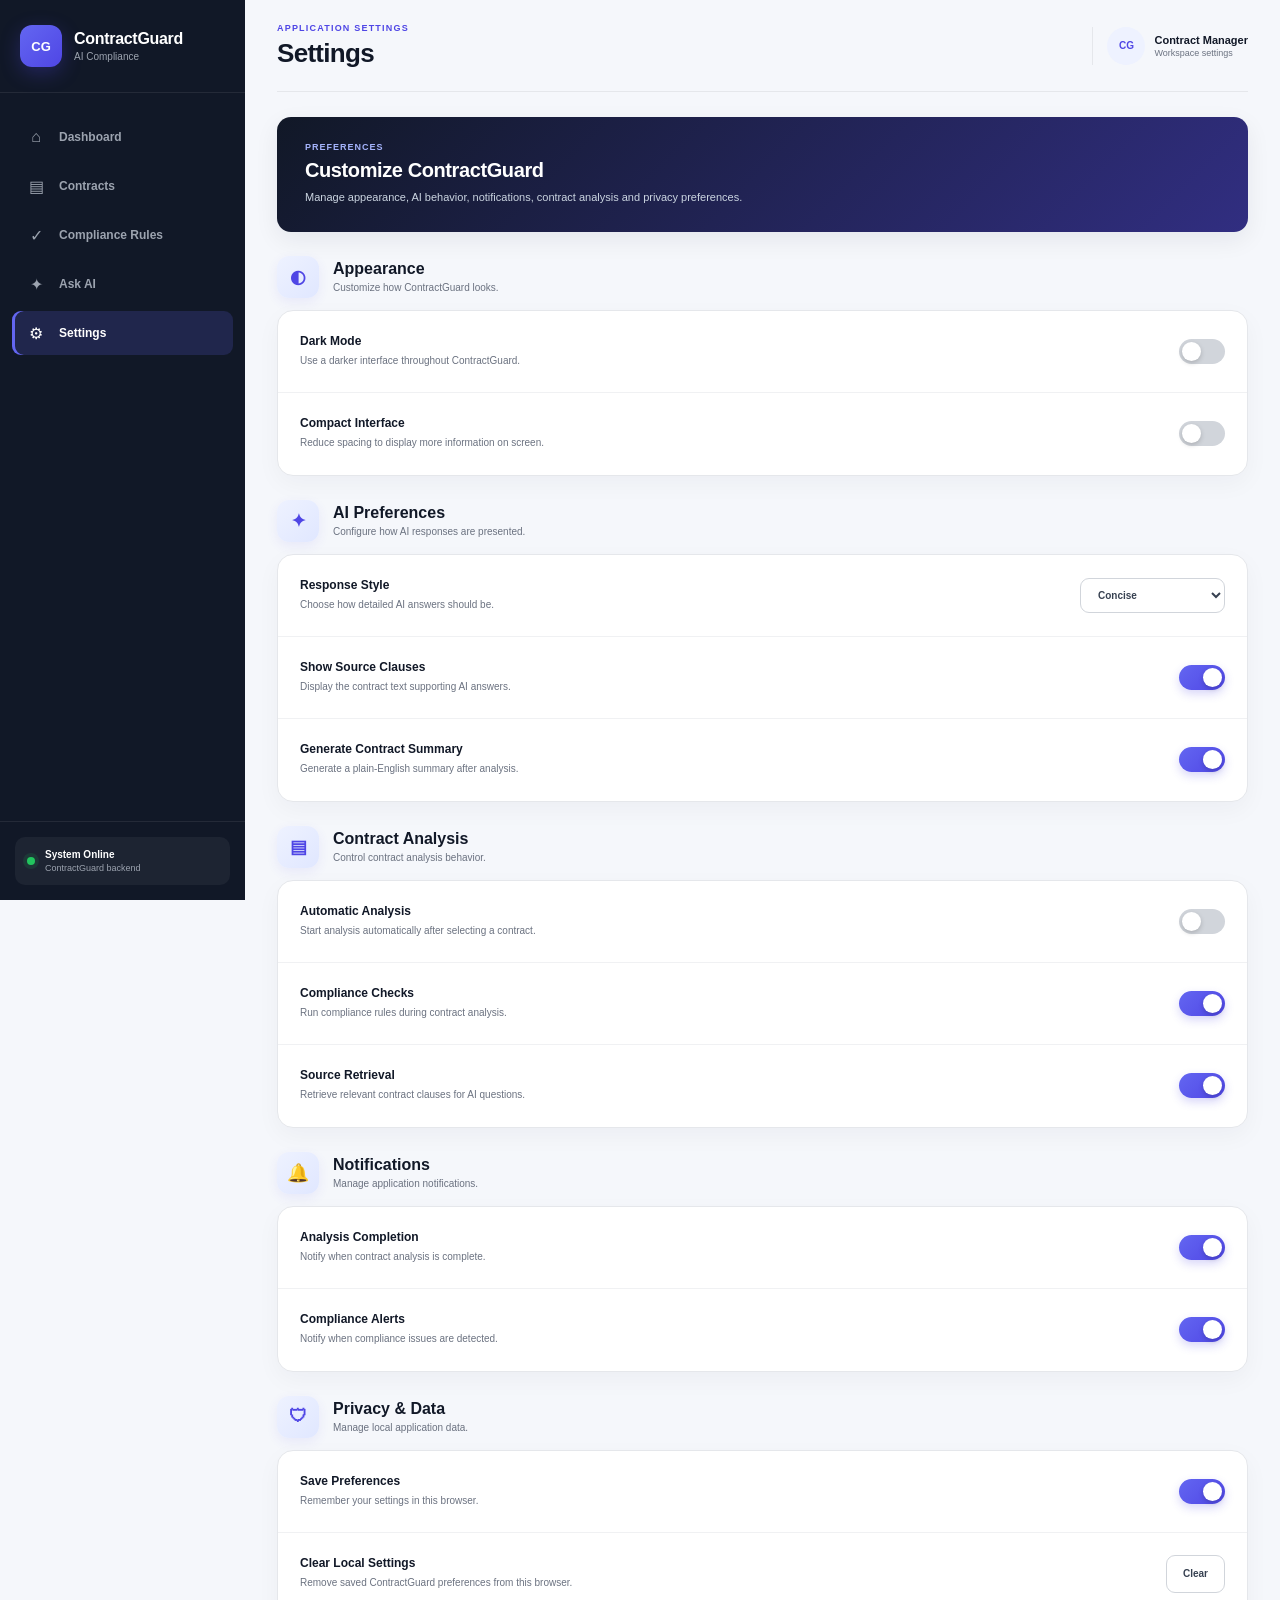
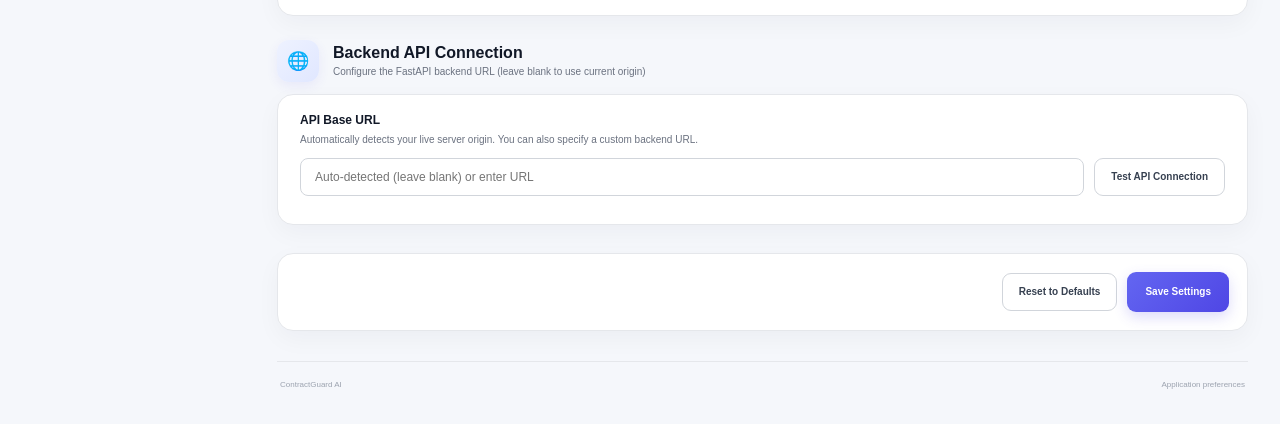
<file: frontend/settings.html>
<!DOCTYPE html>
<html lang="en">

<head>
    <meta charset="UTF-8">
    <meta name="viewport" content="width=device-width, initial-scale=1.0">

    <title>ContractGuard AI - Settings</title>

    <link rel="stylesheet" href="css/style.css">
</head>

<body>

    <!-- SIDEBAR -->

    <aside class="sidebar">

        <div class="sidebar-brand">

            <div class="brand-logo">
                CG
            </div>

            <div class="brand-text">
                <h2>ContractGuard</h2>
                <span>AI Compliance</span>
            </div>

        </div>


        <nav class="navigation">

            <a href="index.html" class="nav-link">
                <span class="nav-icon">⌂</span>
                <span>Dashboard</span>
            </a>

            <a href="contracts.html" class="nav-link">
                <span class="nav-icon">▤</span>
                <span>Contracts</span>
            </a>

            <a href="compliance.html" class="nav-link">
                <span class="nav-icon">✓</span>
                <span>Compliance Rules</span>
            </a>

            <a href="ask-ai.html" class="nav-link">
                <span class="nav-icon">✦</span>
                <span>Ask AI</span>
            </a>

            <a href="settings.html" class="nav-link active">
                <span class="nav-icon">⚙</span>
                <span>Settings</span>
            </a>

        </nav>


        <div class="sidebar-footer">

            <div class="system-status">

                <span class="status-dot"></span>

                <div>
                    <strong>System Online</strong>
                    <small>ContractGuard backend</small>
                </div>

            </div>

        </div>

    </aside>


    <!-- MAIN CONTENT -->

    <main class="main-content">


        <!-- TOPBAR -->

        <header class="topbar">

            <div>

                <p class="eyebrow">
                    APPLICATION SETTINGS
                </p>

                <h1>
                    Settings
                </h1>

            </div>


            <div class="topbar-actions">

                <div class="profile">

                    <div class="profile-avatar">
                        CG
                    </div>

                    <div class="profile-info">

                        <strong>
                            Contract Manager
                        </strong>

                        <span>
                            Workspace settings
                        </span>

                    </div>

                </div>

            </div>

        </header>


        <!-- INTRO -->

        <section class="welcome-banner">

            <div>

                <p class="banner-label">
                    PREFERENCES
                </p>

                <h2>
                    Customize ContractGuard
                </h2>

                <p>
                    Manage appearance, AI behavior, notifications,
                    contract analysis and privacy preferences.
                </p>

            </div>

        </section>


        <!-- APPEARANCE -->

        <section class="settings-section">

            <div class="settings-section-header">

                <div class="settings-section-icon">
                    ◐
                </div>

                <div>

                    <h2>
                        Appearance
                    </h2>

                    <p>
                        Customize how ContractGuard looks.
                    </p>

                </div>

            </div>


            <div class="settings-card">


                <!-- DARK MODE -->

                <div class="setting-row">

                    <div class="setting-information">

                        <strong>
                            Dark Mode
                        </strong>

                        <p>
                            Use a darker interface throughout ContractGuard.
                        </p>

                    </div>


                    <label class="toggle">

                        <input type="checkbox" id="darkModeToggle">

                        <span class="toggle-slider"></span>

                    </label>

                </div>


                <!-- COMPACT MODE -->

                <div class="setting-row">

                    <div class="setting-information">

                        <strong>
                            Compact Interface
                        </strong>

                        <p>
                            Reduce spacing to display more information on screen.
                        </p>

                    </div>


                    <label class="toggle">

                        <input type="checkbox" id="compactModeToggle">

                        <span class="toggle-slider"></span>

                    </label>

                </div>

            </div>

        </section>


        <!-- AI SETTINGS -->

        <section class="settings-section">

            <div class="settings-section-header">

                <div class="settings-section-icon">
                    ✦
                </div>

                <div>

                    <h2>
                        AI Preferences
                    </h2>

                    <p>
                        Configure how AI responses are presented.
                    </p>

                </div>

            </div>


            <div class="settings-card">


                <!-- AI RESPONSE STYLE -->

                <div class="setting-row">

                    <div class="setting-information">

                        <strong>
                            Response Style
                        </strong>

                        <p>
                            Choose how detailed AI answers should be.
                        </p>

                    </div>


                    <select id="aiResponseStyle" class="settings-select">

                        <option value="concise">
                            Concise
                        </option>

                        <option value="balanced">
                            Balanced
                        </option>

                        <option value="detailed">
                            Detailed
                        </option>

                    </select>

                </div>


                <!-- SOURCE CLAUSE -->

                <div class="setting-row">

                    <div class="setting-information">

                        <strong>
                            Show Source Clauses
                        </strong>

                        <p>
                            Display the contract text supporting AI answers.
                        </p>

                    </div>


                    <label class="toggle">

                        <input type="checkbox" id="sourceClauseToggle" checked>

                        <span class="toggle-slider"></span>

                    </label>

                </div>


                <!-- AI SUMMARY -->

                <div class="setting-row">

                    <div class="setting-information">

                        <strong>
                            Generate Contract Summary
                        </strong>

                        <p>
                            Generate a plain-English summary after analysis.
                        </p>

                    </div>


                    <label class="toggle">

                        <input type="checkbox" id="summaryToggle" checked>

                        <span class="toggle-slider"></span>

                    </label>

                </div>

            </div>

        </section>


        <!-- CONTRACT ANALYSIS -->

        <section class="settings-section">

            <div class="settings-section-header">

                <div class="settings-section-icon">
                    ▤
                </div>

                <div>

                    <h2>
                        Contract Analysis
                    </h2>

                    <p>
                        Control contract analysis behavior.
                    </p>

                </div>

            </div>


            <div class="settings-card">


                <!-- AUTOMATIC ANALYSIS -->

                <div class="setting-row">

                    <div class="setting-information">

                        <strong>
                            Automatic Analysis
                        </strong>

                        <p>
                            Start analysis automatically after selecting a contract.
                        </p>

                    </div>


                    <label class="toggle">

                        <input type="checkbox" id="automaticAnalysisToggle">

                        <span class="toggle-slider"></span>

                    </label>

                </div>


                <!-- COMPLIANCE CHECKS -->

                <div class="setting-row">

                    <div class="setting-information">

                        <strong>
                            Compliance Checks
                        </strong>

                        <p>
                            Run compliance rules during contract analysis.
                        </p>

                    </div>


                    <label class="toggle">

                        <input type="checkbox" id="complianceChecksToggle" checked>

                        <span class="toggle-slider"></span>

                    </label>

                </div>


                <!-- RETRIEVAL -->

                <div class="setting-row">

                    <div class="setting-information">

                        <strong>
                            Source Retrieval
                        </strong>

                        <p>
                            Retrieve relevant contract clauses for AI questions.
                        </p>

                    </div>


                    <label class="toggle">

                        <input type="checkbox" id="sourceRetrievalToggle" checked>

                        <span class="toggle-slider"></span>

                    </label>

                </div>

            </div>

        </section>


        <!-- NOTIFICATIONS -->

        <section class="settings-section">

            <div class="settings-section-header">

                <div class="settings-section-icon">
                    🔔
                </div>

                <div>

                    <h2>
                        Notifications
                    </h2>

                    <p>
                        Manage application notifications.
                    </p>

                </div>

            </div>


            <div class="settings-card">


                <div class="setting-row">

                    <div class="setting-information">

                        <strong>
                            Analysis Completion
                        </strong>

                        <p>
                            Notify when contract analysis is complete.
                        </p>

                    </div>


                    <label class="toggle">

                        <input type="checkbox" id="analysisNotificationToggle" checked>

                        <span class="toggle-slider"></span>

                    </label>

                </div>


                <div class="setting-row">

                    <div class="setting-information">

                        <strong>
                            Compliance Alerts
                        </strong>

                        <p>
                            Notify when compliance issues are detected.
                        </p>

                    </div>


                    <label class="toggle">

                        <input type="checkbox" id="complianceNotificationToggle" checked>

                        <span class="toggle-slider"></span>

                    </label>

                </div>

            </div>

        </section>


        <!-- PRIVACY -->

        <section class="settings-section">

            <div class="settings-section-header">

                <div class="settings-section-icon">
                    🛡
                </div>

                <div>

                    <h2>
                        Privacy & Data
                    </h2>

                    <p>
                        Manage local application data.
                    </p>

                </div>

            </div>


            <div class="settings-card">


                <div class="setting-row">

                    <div class="setting-information">

                        <strong>
                            Save Preferences
                        </strong>

                        <p>
                            Remember your settings in this browser.
                        </p>

                    </div>


                    <label class="toggle">

                        <input type="checkbox" id="savePreferencesToggle" checked>

                        <span class="toggle-slider"></span>

                    </label>

                </div>


                <div class="setting-row">

                    <div class="setting-information">

                        <strong>
                            Clear Local Settings
                        </strong>

                        <p>
                            Remove saved ContractGuard preferences from this browser.
                        </p>

                    </div>


                    <button type="button" class="secondary-button" id="clearSettingsButton">
                        Clear
                    </button>

                </div>

            </div>

        </section>


        <!-- BACKEND API SETTINGS -->
        <section class="settings-section">

            <div class="settings-section-header">

                <div class="settings-section-icon">
                    🌐
                </div>

                <div>
                    <h2>
                        Backend API Connection
                    </h2>

                    <p>
                        Configure the FastAPI backend URL (leave blank to use current origin)
                    </p>
                </div>

            </div>


            <div class="settings-card">

                <div class="setting-row" style="flex-direction:column; align-items:flex-start; gap:10px;">

                    <div class="setting-information">

                        <strong>
                            API Base URL
                        </strong>

                        <p>
                            Automatically detects your live server origin. You can also specify a custom backend URL.
                        </p>

                    </div>

                    <div style="width:100%; display:flex; gap:10px; flex-wrap:wrap;">

                        <input type="text" id="apiUrlInput" placeholder="Auto-detected (leave blank) or enter URL" style="flex:1; min-width:240px; padding:10px 14px; border:1px solid #d1d5db; border-radius:8px; font-size:12px; color:#111827; outline:none;">

                        <button type="button" class="secondary-button" id="testApiButton">
                            Test API Connection
                        </button>

                    </div>

                    <span id="apiConnectionStatus" style="font-size:11px; font-weight:600;"></span>

                </div>

            </div>

        </section>


        <!-- SAVE AREA -->

        <section class="settings-actions">

            <button type="button" class="secondary-button" id="resetSettingsButton">
                Reset to Defaults
            </button>


            <button type="button" class="primary-button" id="saveSettingsButton">
                Save Settings
            </button>

        </section>


        <!-- STATUS -->

        <p id="settingsStatus" class="settings-status"></p>


        <!-- FOOTER -->

        <footer class="app-footer">

            <span>
                ContractGuard AI
            </span>

            <span>
                Application preferences
            </span>

        </footer>


    </main>


    <script src="js/config.js"></script>
    <script src="js/common.js"></script>
    <script src="js/settings.js"></script>

</body>

</html>
</file>
<file: frontend/css/style.css>
/* =====================================================
   CONTRACTGUARD AI
   MAIN DESIGN SYSTEM
   ===================================================== */

:root {
    --primary: #4f46e5;
    --primary-dark: #3730a3;
    --primary-soft: #eef2ff;

    --success: #16a34a;
    --success-soft: #ecfdf3;

    --danger: #dc2626;
    --danger-soft: #fef2f2;

    --warning: #d97706;
    --warning-soft: #fff7ed;

    --info: #0284c7;
    --info-soft: #eff6ff;

    --background: #f5f7fb;
    --surface: #ffffff;
    --surface-soft: #f8fafc;

    --sidebar: #111827;
    --sidebar-hover: #1f2937;

    --text: #111827;
    --text-secondary: #6b7280;
    --text-muted: #9ca3af;

    --border: #e5e7eb;

    --shadow-sm:
        0 1px 3px rgba(15, 23, 42, 0.06);

    --shadow:
        0 8px 25px rgba(15, 23, 42, 0.07);

    --radius: 14px;
}


/* =====================================================
   RESET
   ===================================================== */

* {
    margin: 0;
    padding: 0;
    box-sizing: border-box;
}


html {
    scroll-behavior: smooth;
}


body {
    font-family:
        Inter,
        -apple-system,
        BlinkMacSystemFont,
        "Segoe UI",
        Roboto,
        Arial,
        sans-serif;

    background: var(--background);

    color: var(--text);

    min-height: 100vh;
}


a {
    color: inherit;

    text-decoration: none;
}


button,
input,
select,
textarea {
    font-family: inherit;
}


/* =====================================================
   SIDEBAR
   ===================================================== */

.sidebar {
    position: fixed;

    left: 0;
    top: 0;
    bottom: 0;

    width: 245px;

    background: var(--sidebar);

    color: #ffffff;

    display: flex;

    flex-direction: column;

    z-index: 100;
}


/* BRAND */

.sidebar-brand {
    display: flex;

    align-items: center;

    gap: 12px;

    padding: 25px 20px;

    border-bottom:
        1px solid rgba(255, 255, 255, 0.08);
}


.brand-logo {
    width: 42px;
    height: 42px;

    display: flex;

    align-items: center;
    justify-content: center;

    border-radius: 12px;

    background: linear-gradient(135deg,
            #6366f1,
            #4f46e5);

    color: white;

    font-size: 13px;

    font-weight: 800;

    box-shadow:
        0 6px 20px rgba(79, 70, 229, 0.3);
}


.brand-text h2 {
    font-size: 16px;

    font-weight: 750;

    letter-spacing: -0.3px;
}


.brand-text span {
    display: block;

    margin-top: 3px;

    color: #9ca3af;

    font-size: 10px;
}


/* NAVIGATION */

.navigation {
    display: flex;

    flex-direction: column;

    gap: 5px;

    padding: 22px 12px;
}


.nav-link {
    display: flex;

    align-items: center;

    gap: 12px;

    min-height: 44px;

    padding: 0 13px;

    border-radius: 9px;

    color: #9ca3af;

    font-size: 12px;

    font-weight: 550;

    transition:
        background 0.2s ease,
        color 0.2s ease,
        transform 0.2s ease;
}


.nav-link:hover {
    background: var(--sidebar-hover);

    color: #ffffff;

    transform: translateX(2px);
}


.nav-link.active {
    background: rgba(99, 102, 241, 0.18);

    color: #ffffff;

    box-shadow:
        inset 3px 0 0 #6366f1;
}


.nav-icon {
    width: 22px;

    display: inline-flex;

    justify-content: center;

    font-size: 16px;
}


/* SIDEBAR FOOTER */

.sidebar-footer {
    margin-top: auto;

    padding: 15px;

    border-top:
        1px solid rgba(255, 255, 255, 0.08);
}


.system-status {
    display: flex;

    align-items: center;

    gap: 10px;

    padding: 12px;

    border-radius: 10px;

    background: rgba(255, 255, 255, 0.05);
}


.status-dot {
    width: 8px;
    height: 8px;

    flex-shrink: 0;

    border-radius: 50%;

    background: #22c55e;

    box-shadow:
        0 0 0 4px rgba(34, 197, 94, 0.12);
}


.system-status strong {
    display: block;

    font-size: 10px;

    font-weight: 650;
}


.system-status small {
    display: block;

    margin-top: 3px;

    color: #9ca3af;

    font-size: 9px;
}


/* =====================================================
   MAIN CONTENT
   ===================================================== */

.main-content {
    min-height: 100vh;

    margin-left: 245px;

    padding: 0 32px 35px;
}


/* =====================================================
   TOPBAR
   ===================================================== */

.topbar {
    min-height: 92px;

    display: flex;

    align-items: center;

    justify-content: space-between;

    gap: 20px;

    border-bottom:
        1px solid var(--border);

    margin-bottom: 25px;
}


.eyebrow {
    margin-bottom: 6px;

    color: var(--primary);

    font-size: 9px;

    font-weight: 750;

    letter-spacing: 1.2px;
}


.topbar h1 {
    font-size: 26px;

    line-height: 1.1;

    letter-spacing: -0.7px;
}


.topbar-actions {
    display: flex;

    align-items: center;

    gap: 14px;
}


/* PROFILE */

.profile {
    display: flex;

    align-items: center;

    gap: 9px;

    padding-left: 14px;

    border-left:
        1px solid var(--border);
}


.profile-avatar {
    width: 38px;
    height: 38px;

    display: flex;

    align-items: center;
    justify-content: center;

    border-radius: 50%;

    background: var(--primary-soft);

    color: var(--primary);

    font-size: 10px;

    font-weight: 800;
}


.profile-info strong {
    display: block;

    font-size: 11px;
}


.profile-info span {
    display: block;

    margin-top: 2px;

    color: var(--text-secondary);

    font-size: 9px;
}


/* =====================================================
   BUTTONS
   ===================================================== */

.primary-button,
.secondary-button,
.icon-button {
    cursor: pointer;

    border: none;

    transition:
        transform 0.2s ease,
        box-shadow 0.2s ease,
        background 0.2s ease;
}


.primary-button {
    display: inline-flex;

    align-items: center;

    justify-content: center;

    min-height: 40px;

    padding: 0 17px;

    border-radius: 8px;

    background: var(--primary);

    color: white;

    font-size: 11px;

    font-weight: 650;
}


.primary-button:hover {
    background: var(--primary-dark);

    transform: translateY(-1px);

    box-shadow:
        0 6px 15px rgba(79, 70, 229, 0.2);
}


.secondary-button {
    display: inline-flex;

    align-items: center;

    justify-content: center;

    min-height: 38px;

    padding: 0 14px;

    border-radius: 8px;

    background: var(--surface);

    color: var(--text);

    border:
        1px solid var(--border);

    font-size: 10px;

    font-weight: 600;
}


.secondary-button:hover {
    background: var(--surface-soft);

    border-color: #cbd5e1;
}


.icon-button {
    width: 38px;
    height: 38px;

    border-radius: 9px;

    background: var(--surface);

    color: var(--text-secondary);

    border:
        1px solid var(--border);

    font-size: 17px;
}


.icon-button:hover {
    color: var(--primary);

    border-color: #c7d2fe;

    background: var(--primary-soft);
}


/* =====================================================
   WELCOME BANNER
   ===================================================== */

.welcome-banner {
    display: flex;

    align-items: center;

    justify-content: space-between;

    gap: 25px;

    padding: 25px 28px;

    margin-bottom: 22px;

    border-radius: var(--radius);

    background:
        linear-gradient(135deg,
            #111827 0%,
            #312e81 100%);

    color: white;

    box-shadow: var(--shadow);
}


.banner-label {
    margin-bottom: 7px;

    color: #a5b4fc;

    font-size: 9px;

    font-weight: 750;

    letter-spacing: 1px;
}


.welcome-banner h2 {
    margin-bottom: 7px;

    font-size: 20px;

    letter-spacing: -0.4px;
}


.welcome-banner p:last-child {
    max-width: 600px;

    color: #cbd5e1;

    font-size: 11px;

    line-height: 1.6;
}


.welcome-banner .primary-button {
    flex-shrink: 0;

    background: white;

    color: #312e81;
}


.welcome-banner .primary-button:hover {
    background: #eef2ff;
}


/* =====================================================
   STATISTICS
   ===================================================== */

.stats-grid {
    display: grid;

    grid-template-columns:
        repeat(4, minmax(0, 1fr));

    gap: 15px;

    margin-bottom: 22px;
}


.stat-card {
    display: flex;

    align-items: center;

    gap: 13px;

    min-height: 105px;

    padding: 18px;

    background: var(--surface);

    border:
        1px solid var(--border);

    border-radius: var(--radius);

    box-shadow: var(--shadow-sm);

    transition:
        transform 0.2s ease,
        box-shadow 0.2s ease;
}


.stat-card:hover {
    transform: translateY(-2px);

    box-shadow: var(--shadow);
}


.stat-icon {
    width: 42px;
    height: 42px;

    flex-shrink: 0;

    display: flex;

    align-items: center;
    justify-content: center;

    border-radius: 11px;

    font-size: 13px;

    font-weight: 800;
}


.stat-icon.blue {
    background: var(--info-soft);

    color: var(--info);
}


.stat-icon.green {
    background: var(--success-soft);

    color: var(--success);
}


.stat-icon.red {
    background: var(--danger-soft);

    color: var(--danger);
}


.stat-icon.orange {
    background: var(--warning-soft);

    color: var(--warning);
}


.stat-card span {
    display: block;

    margin-bottom: 5px;

    color: var(--text-secondary);

    font-size: 9px;

    font-weight: 550;
}


.stat-card strong {
    display: block;

    font-size: 22px;

    line-height: 1;
}


/* =====================================================
   DASHBOARD GRID
   ===================================================== */

.dashboard-grid {
    display: grid;

    grid-template-columns:
        minmax(0, 1.35fr) minmax(320px, 0.65fr);

    gap: 18px;

    margin-bottom: 18px;
}


/* =====================================================
   CARDS
   ===================================================== */

.dashboard-card {
    background: var(--surface);

    border:
        1px solid var(--border);

    border-radius: var(--radius);

    padding: 21px;

    box-shadow: var(--shadow-sm);
}


.card-header {
    display: flex;

    align-items: flex-start;

    justify-content: space-between;

    gap: 15px;

    margin-bottom: 18px;
}


.card-header h3 {
    margin-bottom: 4px;

    font-size: 14px;

    letter-spacing: -0.2px;
}


.card-header p {
    color: var(--text-secondary);

    font-size: 9px;
}


.card-link {
    color: var(--primary);

    font-size: 10px;

    font-weight: 650;

    white-space: nowrap;
}


.card-link:hover {
    text-decoration: underline;
}


/* =====================================================
   EMPTY STATE
   ===================================================== */

.empty-state {
    min-height: 210px;

    display: flex;

    align-items: center;

    justify-content: center;

    flex-direction: column;

    text-align: center;

    padding: 25px;

    border:
        1px dashed var(--border);

    border-radius: 10px;

    background: var(--surface-soft);
}


.empty-icon {
    width: 45px;
    height: 45px;

    display: flex;

    align-items: center;
    justify-content: center;

    margin-bottom: 12px;

    border-radius: 12px;

    background: var(--primary-soft);

    color: var(--primary);

    font-size: 18px;
}


.empty-state h4 {
    margin-bottom: 5px;

    font-size: 12px;
}


.empty-state p {
    max-width: 330px;

    margin-bottom: 15px;

    color: var(--text-secondary);

    font-size: 9px;

    line-height: 1.6;
}


/* =====================================================
   QUICK ACTIONS
   ===================================================== */

.quick-actions {
    display: flex;

    flex-direction: column;

    gap: 8px;
}


.quick-action {
    display: flex;

    align-items: center;

    gap: 11px;

    padding: 11px;

    border:
        1px solid transparent;

    border-radius: 9px;

    transition:
        background 0.2s ease,
        border 0.2s ease,
        transform 0.2s ease;
}


.quick-action:hover {
    background: var(--surface-soft);

    border-color: var(--border);

    transform: translateX(2px);
}


.quick-action-icon {
    width: 35px;
    height: 35px;

    flex-shrink: 0;

    display: flex;

    align-items: center;
    justify-content: center;

    border-radius: 9px;

    background: var(--primary-soft);

    color: var(--primary);

    font-size: 13px;

    font-weight: 700;
}


.quick-action strong {
    display: block;

    margin-bottom: 3px;

    font-size: 10px;
}


.quick-action span {
    color: var(--text-secondary);

    font-size: 8px;
}


/* =====================================================
   WORKFLOW
   ===================================================== */

.workflow-card {
    margin-bottom: 18px;
}


.workflow {
    display: flex;

    align-items: center;

    justify-content: space-between;

    gap: 10px;
}


.workflow-step {
    display: flex;

    align-items: center;

    gap: 10px;

    min-width: 0;
}


.workflow-number {
    width: 36px;
    height: 36px;

    flex-shrink: 0;

    display: flex;

    align-items: center;
    justify-content: center;

    border-radius: 10px;

    background: var(--primary-soft);

    color: var(--primary);

    font-size: 9px;

    font-weight: 800;
}


.workflow-step strong {
    display: block;

    margin-bottom: 3px;

    font-size: 10px;
}


.workflow-step span {
    color: var(--text-secondary);

    font-size: 8px;
}


.workflow-line {
    flex: 1;

    height: 1px;

    min-width: 15px;

    background: var(--border);
}


/* =====================================================
   FOOTER
   ===================================================== */

.app-footer {
    display: flex;

    align-items: center;

    justify-content: space-between;

    padding: 18px 3px 0;

    color: var(--text-muted);

    font-size: 8px;

    border-top:
        1px solid var(--border);
}


/* =====================================================
   CONTRACT PAGE SUPPORT
   ===================================================== */

.upload-area {
    min-height: 250px;

    display: flex;

    align-items: center;

    justify-content: center;

    flex-direction: column;

    text-align: center;

    padding: 30px;

    border:
        2px dashed var(--border);

    border-radius: 12px;

    background: var(--surface-soft);
}


.upload-icon {
    width: 52px;
    height: 52px;

    display: flex;

    align-items: center;
    justify-content: center;

    margin-bottom: 12px;

    border-radius: 13px;

    background: var(--primary-soft);

    color: var(--primary);

    font-size: 20px;
}


.upload-area h3 {
    margin-bottom: 5px;

    font-size: 14px;
}


.upload-area p {
    margin-bottom: 17px;

    color: var(--text-secondary);

    font-size: 10px;
}


.selected-file {
    margin-top: 13px;

    color: var(--text-secondary);

    font-size: 10px;
}


/* =====================================================
   MOBILE BOTTOM NAVIGATION BAR
   ===================================================== */

.mobile-bottom-nav {
    display: none;
    position: fixed;
    bottom: 0;
    left: 0;
    right: 0;
    height: 64px;
    background: rgba(17, 24, 39, 0.96);
    backdrop-filter: blur(12px);
    -webkit-backdrop-filter: blur(12px);
    border-top: 1px solid rgba(255, 255, 255, 0.1);
    z-index: 9999;
    padding: 0 4px;
    box-shadow: 0 -4px 20px rgba(0, 0, 0, 0.25);
    align-items: center;
    justify-content: space-around;
}

.mobile-nav-item {
    display: flex;
    flex-direction: column;
    align-items: center;
    justify-content: center;
    flex: 1;
    height: 100%;
    color: #9ca3af;
    text-decoration: none;
    font-size: 10px;
    font-weight: 600;
    gap: 3px;
    transition: color 0.15s ease, transform 0.15s ease;
    -webkit-tap-highlight-color: transparent;
}

.mobile-nav-icon {
    font-size: 17px;
    line-height: 1;
}

.mobile-nav-item:hover,
.mobile-nav-item.active {
    color: #818cf8;
}

.mobile-nav-item.active .mobile-nav-icon {
    transform: scale(1.15);
    color: #6366f1;
}

/* =====================================================
   RESPONSIVE DESIGN (DESKTOP, TABLET, MOBILE)
   ===================================================== */

@media (max-width: 1100px) {

    .stats-grid {
        grid-template-columns:
            repeat(2, 1fr);
    }

    .dashboard-grid {
        grid-template-columns: 1fr;
    }

    .workflow {
        flex-wrap: wrap;
    }

}

@media (max-width: 768px) {

    .sidebar {
        display: none !important;
    }

    .mobile-bottom-nav {
        display: flex;
    }

    .main-content {
        margin-left: 0 !important;
        padding: 0 16px 85px !important;
    }

    .topbar {
        align-items: flex-start;
        padding: 16px 0;
        flex-direction: column;
        gap: 12px;
        min-height: auto;
    }

    .topbar-actions {
        width: 100%;
        justify-content: space-between;
    }

    .welcome-banner {
        align-items: flex-start;
        flex-direction: column;
        padding: 20px;
        gap: 16px;
    }

    .welcome-banner h2 {
        font-size: 18px;
    }

    .dashboard-card {
        padding: 16px;
    }

    .profile {
        margin-left: auto;
    }

}

@media (max-width: 550px) {

    .stats-grid {
        grid-template-columns: 1fr;
        gap: 12px;
    }

    .topbar h1 {
        font-size: 22px;
    }

    .welcome-banner {
        padding: 18px 16px;
    }

    .workflow {
        align-items: flex-start;
        flex-direction: column;
    }

    .workflow-line {
        width: 1px;
        height: 15px;
        margin-left: 17px;
    }

    .app-footer {
        flex-direction: column;
        align-items: flex-start;
        gap: 5px;
        padding-bottom: 10px;
    }

    .upload-area {
        padding: 24px 14px;
    }

    .primary-button,
    .secondary-button {
        max-width: 100%;
        width: 100%;
        justify-content: center;
    }

    .selected-file {
        word-break: break-all;
    }

    #sourceContainer {
        font-size: 10px;
        padding: 12px;
        max-height: 350px;
        overflow-y: auto;
    }

    .card-header {
        flex-direction: column;
        align-items: flex-start;
        gap: 8px;
    }

}

@media (max-width: 380px) {

    .main-content {
        padding: 0 10px 85px !important;
    }

    .topbar h1 {
        font-size: 19px;
    }

    .welcome-banner h2 {
        font-size: 16px;
    }

    .welcome-banner p {
        font-size: 11px;
    }

    .mobile-nav-item span:last-child {
        font-size: 9px;
    }

}

/* =====================================================
   CONTRACTGUARD AI - SETTINGS PAGE DESIGN
   ===================================================== */


/* -----------------------------------------------------
   SETTINGS SECTIONS
----------------------------------------------------- */

.settings-section {
    margin-top: 24px;
}


.settings-section-header {
    display: flex;
    align-items: center;
    gap: 14px;
    margin-bottom: 12px;
}


.settings-section-icon {
    width: 42px;
    height: 42px;

    display: flex;
    align-items: center;
    justify-content: center;

    border-radius: 12px;

    background: linear-gradient(135deg,
            #eef2ff,
            #e0e7ff);

    color: #4f46e5;

    font-size: 18px;
    font-weight: 700;

    box-shadow:
        0 4px 12px rgba(79, 70, 229, 0.08);
}


.settings-section-header h2 {
    margin: 0;

    font-size: 16px;
    font-weight: 700;

    color: #111827;
}


.settings-section-header p {
    margin: 4px 0 0;

    font-size: 10px;

    color: #6b7280;
}


/* -----------------------------------------------------
   SETTINGS CARD
----------------------------------------------------- */

.settings-card {

    background: #ffffff;

    border: 1px solid #e5e7eb;

    border-radius: 16px;

    overflow: hidden;

    box-shadow:
        0 8px 24px rgba(15, 23, 42, 0.04);

}


/* -----------------------------------------------------
   SETTING ROW
----------------------------------------------------- */

.setting-row {

    display: flex;

    align-items: center;

    justify-content: space-between;

    gap: 20px;

    min-height: 82px;

    padding: 18px 22px;

    border-bottom: 1px solid #f0f1f3;

    transition:
        background 0.2s ease,
        padding 0.2s ease;
}


.setting-row:last-child {
    border-bottom: none;
}


.setting-row:hover {
    background: #fafbff;
}


.setting-information {
    flex: 1;
}


.setting-information strong {

    display: block;

    margin-bottom: 5px;

    font-size: 12px;

    font-weight: 700;

    color: #111827;
}


.setting-information p {

    margin: 0;

    max-width: 650px;

    font-size: 10px;

    line-height: 1.6;

    color: #6b7280;
}


/* -----------------------------------------------------
   SETTINGS SELECT
----------------------------------------------------- */

.settings-select {

    min-width: 145px;

    padding: 10px 13px;

    border: 1px solid #d1d5db;

    border-radius: 9px;

    background: #ffffff;

    color: #374151;

    font-size: 10px;

    font-weight: 600;

    cursor: pointer;

    outline: none;

    transition:
        border-color 0.2s ease,
        box-shadow 0.2s ease;
}


.settings-select:hover {
    border-color: #9ca3af;
}


.settings-select:focus {

    border-color: #6366f1;

    box-shadow:
        0 0 0 3px rgba(99, 102, 241, 0.10);
}


/* -----------------------------------------------------
   TOGGLE SWITCH
----------------------------------------------------- */

.toggle {

    position: relative;

    display: inline-block;

    width: 46px;
    height: 25px;

    flex-shrink: 0;

    cursor: pointer;
}


.toggle input {
    opacity: 0;

    width: 0;
    height: 0;

    position: absolute;
}


.toggle-slider {

    position: absolute;

    inset: 0;

    background: #d1d5db;

    border-radius: 30px;

    transition:
        background 0.25s ease,
        box-shadow 0.25s ease;
}


.toggle-slider::before {

    content: "";

    position: absolute;

    width: 19px;
    height: 19px;

    left: 3px;
    top: 3px;

    background: #ffffff;

    border-radius: 50%;

    box-shadow:
        0 2px 5px rgba(0, 0, 0, 0.18);

    transition:
        transform 0.25s ease;
}


.toggle input:checked+.toggle-slider {

    background: linear-gradient(135deg,
            #6366f1,
            #4f46e5);

    box-shadow:
        0 4px 10px rgba(79, 70, 229, 0.22);
}


.toggle input:checked+.toggle-slider::before {

    transform: translateX(21px);

}


/* -----------------------------------------------------
   BUTTONS
----------------------------------------------------- */

.secondary-button {

    padding: 10px 16px;

    border: 1px solid #d1d5db;

    border-radius: 9px;

    background: #ffffff;

    color: #374151;

    font-size: 10px;

    font-weight: 700;

    cursor: pointer;

    transition:
        all 0.2s ease;
}


.secondary-button:hover {

    background: #f9fafb;

    border-color: #9ca3af;

    transform: translateY(-1px);

}


.primary-button {

    padding: 10px 18px;

    border: none;

    border-radius: 9px;

    background: linear-gradient(135deg,
            #6366f1,
            #4f46e5);

    color: #ffffff;

    font-size: 10px;

    font-weight: 700;

    cursor: pointer;

    box-shadow:
        0 5px 14px rgba(79, 70, 229, 0.20);

    transition:
        all 0.2s ease;
}


.primary-button:hover {

    transform: translateY(-1px);

    box-shadow:
        0 8px 18px rgba(79, 70, 229, 0.26);

}


.primary-button:active,
.secondary-button:active {

    transform: translateY(0);

}


/* -----------------------------------------------------
   SETTINGS ACTIONS
----------------------------------------------------- */

.settings-actions {

    display: flex;

    justify-content: flex-end;

    align-items: center;

    gap: 10px;

    margin-top: 28px;

    padding: 18px;

    background: #ffffff;

    border: 1px solid #e5e7eb;

    border-radius: 16px;

    box-shadow:
        0 8px 24px rgba(15, 23, 42, 0.04);
}


/* -----------------------------------------------------
   SETTINGS STATUS
----------------------------------------------------- */

.settings-status {

    min-height: 18px;

    margin: 12px 4px 0;

    text-align: right;

    font-size: 10px;

    font-weight: 600;

}


/* -----------------------------------------------------
   SETTINGS PAGE DECORATION
----------------------------------------------------- */

.settings-section:first-of-type {

    margin-top: 28px;

}


/* -----------------------------------------------------
   COMPACT MODE
----------------------------------------------------- */

body.compact-mode .setting-row {

    min-height: 65px;

    padding: 12px 18px;

}


body.compact-mode .settings-section {

    margin-top: 16px;

}


/* -----------------------------------------------------
   DARK MODE
----------------------------------------------------- */

body.dark-mode {

    background: #0f172a;

    color: #e5e7eb;

}


body.dark-mode .main-content {

    background: #0f172a;

}


body.dark-mode .topbar,
body.dark-mode .settings-card,
body.dark-mode .settings-actions,
body.dark-mode .dashboard-card {

    background: #111827;

    border-color: #1f2937;

}


body.dark-mode .settings-section-header h2 {

    color: #f9fafb;

}


body.dark-mode .settings-section-header p {

    color: #9ca3af;

}


body.dark-mode .setting-row {

    border-bottom-color: #1f2937;

}


body.dark-mode .setting-row:hover {

    background: #172033;

}


body.dark-mode .setting-information strong {

    color: #f9fafb;

}


body.dark-mode .setting-information p {

    color: #9ca3af;

}


body.dark-mode .settings-select {

    background: #1f2937;

    border-color: #374151;

    color: #f9fafb;

}


body.dark-mode .secondary-button {

    background: #1f2937;

    border-color: #374151;

    color: #f9fafb;

}


body.dark-mode .secondary-button:hover {

    background: #273449;

}


body.dark-mode .settings-status {

    color: #a7f3d0;

}


body.dark-mode .settings-section-icon {

    background: #1e1b4b;

    color: #a5b4fc;

}


/* -----------------------------------------------------
   RESPONSIVE SETTINGS
----------------------------------------------------- */

@media (max-width: 700px) {

    .setting-row {

        align-items: flex-start;

        padding: 16px;

    }


    .setting-information p {

        max-width: 100%;

    }


    .settings-select {

        min-width: 120px;

    }


    .settings-actions {

        flex-direction: column-reverse;

        align-items: stretch;

    }


    .settings-actions button {

        width: 100%;

    }

}

/* =====================================================
   COMPLIANCE RULES TABLE
   ===================================================== */

.rules-table-wrapper {
    width: 100%;
    overflow-x: auto;
    margin-top: 20px;
}

.compliance-rules-table {
    width: 100%;
    border-collapse: separate;
    border-spacing: 0;
    background: #ffffff;
    border: 1px solid #e5e7eb;
    border-radius: 16px;
    overflow: hidden;
}

.compliance-rules-table thead {
    background: #f8fafc;
}

/* =====================================================
   TABLE COLUMN ALIGNMENT
   ===================================================== */

.compliance-rules-table {
    width: 100%;
    table-layout: fixed;
}

/* Column widths */

.compliance-rules-table th:nth-child(1),
.compliance-rules-table td:nth-child(1) {
    width: 8%;
}

.compliance-rules-table th:nth-child(2),
.compliance-rules-table td:nth-child(2) {
    width: 24%;
}

.compliance-rules-table th:nth-child(3),
.compliance-rules-table td:nth-child(3) {
    width: 48%;
}

.compliance-rules-table th:nth-child(4),
.compliance-rules-table td:nth-child(4) {
    width: 20%;
}


/* Header alignment */

.compliance-rules-table th {
    padding: 16px 18px;

    text-align: left;

    color: #64748b;

    font-size: 11px;
    font-weight: 800;

    text-transform: uppercase;
    letter-spacing: 0.06em;

    border-bottom: 1px solid #e5e7eb;
}


/* Number heading */

.compliance-rules-table th:first-child {
    text-align: center;
}


/* Rule heading */

.compliance-rules-table th:nth-child(2) {
    text-align: left;
}


/* Description heading */

.compliance-rules-table th:nth-child(3) {
    text-align: left;
}


/* Category heading */

.compliance-rules-table th:nth-child(4) {
    text-align: left;
}

.compliance-rules-table td {
    padding: 18px;
    border-bottom: 1px solid #eef2f7;
    vertical-align: middle;
}

.compliance-rules-table tbody tr:last-child td {
    border-bottom: none;
}

.compliance-rules-table tbody tr {
    transition: background 0.2s ease;
}

.compliance-rules-table tbody tr:hover {
    background: #f8fafc;
}


/* Serial number */

.rule-number-cell {
    width: 70px;
    text-align: center;
}

.rule-number {
    display: inline-flex;
    align-items: center;
    justify-content: center;

    width: 38px;
    height: 38px;

    border-radius: 10px;

    background: #eef2ff;
    color: #4f46e5;

    font-size: 12px;
    font-weight: 800;
}


/* Rule name + icon */

.rule-name-cell {

    color: #111827;
    font-size: 14px;
    font-weight: 700;
}

.rule-icon {
    display: inline-flex;
    align-items: center;
    justify-content: center;

    width: 38px;
    height: 38px;

    margin-right: 10px;

    border-radius: 10px;

    background: #f1f5f9;

    font-size: 17px;

    vertical-align: middle;
}


/* Description */

.rule-description {
    color: #64748b;
    font-size: 13px;
    line-height: 1.6;
}


/* Category */

.category-badge {
    display: inline-flex;
    align-items: center;

    padding: 7px 12px;

    border-radius: 999px;

    background: #f1f5f9;
    color: #475569;

    font-size: 11px;
    font-weight: 700;

    white-space: nowrap;
}


/* Mobile */

@media (max-width: 800px) {

    .compliance-rules-table {
        min-width: 850px;
    }

    .rules-table-wrapper {
        overflow-x: auto;
    }
}

/* =====================================================
   FIX COMPLIANCE RULES TABLE ROWS
   ===================================================== */

.compliance-rules-table tbody .rule-card {
    display: table-row !important;
    width: 100%;
    transform: none;
    box-shadow: none;
    border: none;
}

.compliance-rules-table tbody .rule-card:hover {
    background: #f8fafc;
    transform: none;
}

.compliance-rules-table tbody .rule-card td {
    display: table-cell !important;
    vertical-align: middle;
}


/* S.No */

.compliance-rules-table .rule-number-cell {
    width: 8%;
    text-align: center;
}


/* Rule */

.compliance-rules-table .rule-name-cell {
    width: 24%;
    min-width: 0;
    white-space: normal;
}


/* Description */

.compliance-rules-table .rule-description {
    width: 48%;
    min-width: 0;
}


/* Category */

.compliance-rules-table .category-badge {
    white-space: nowrap;
}

/* Make hidden table rows stay hidden */
.compliance-rules-table tr[hidden] {
    display: none !important;
}

/* =====================================================
   COMPLIANCE RULES - DARK MODE
   ===================================================== */

body.dark-mode .rules-table-wrapper {
    color: #e5e7eb;
}

body.dark-mode .compliance-rules-table {
    background: #111827;
    border-color: #263247;
}


/* Table header */

body.dark-mode .compliance-rules-table thead {
    background: #182235;
}

body.dark-mode .compliance-rules-table th {
    color: #aebbd0;
    border-bottom-color: #263247;
}


/* Table rows */

body.dark-mode .compliance-rules-table tbody tr {
    background: #111827;
}

body.dark-mode .compliance-rules-table tbody tr:hover {
    background: #182235;
}

body.dark-mode .compliance-rules-table td {
    border-bottom-color: #263247;
}


/* Rule number */

body.dark-mode .compliance-rules-table .rule-number {
    background: #202a4a;
    color: #818cf8;
}


/* Rule icon */

body.dark-mode .compliance-rules-table .rule-icon {
    background: #202938;
}


/* Rule name */

body.dark-mode .compliance-rules-table .rule-name-cell {
    color: #f3f4f6;
}


/* Description */

body.dark-mode .compliance-rules-table .rule-description {
    color: #aebbd0;
}


/* Category badge */

body.dark-mode .compliance-rules-table .category-badge {
    background: #202938;
    color: #c7d2fe;
}


/* =====================================================
   SEARCH + CATEGORY FILTER
   ===================================================== */

body.dark-mode #ruleSearch {
    background: #111827;
    color: #f3f4f6;
    border-color: #334155;
}

body.dark-mode #ruleSearch::placeholder {
    color: #94a3b8;
}

body.dark-mode #categoryFilter {
    background: #111827;
    color: #f3f4f6;
    border-color: #334155;
}

body.dark-mode #categoryFilter option {
    background: #111827;
    color: #f3f4f6;
}


/* Reset button */

body.dark-mode #resetRulesButton {
    color: #ffffff;
}

/* =====================================================
   COMPLIANCE PAGE - REMAINING DARK MODE ELEMENTS
   ===================================================== */

/* Statistics cards */

body.dark-mode .compliance-stat-card {
    background: #111827;
    border-color: #263247;
    color: #f3f4f6;
}

body.dark-mode .compliance-stat-card h4,
body.dark-mode .compliance-stat-card p,
body.dark-mode .compliance-stat-card span {
    color: #aebbd0;
}


/* If your statistic cards use a generic card class */

body.dark-mode .stat-card {
    background: #111827;
    border-color: #263247;
    color: #f3f4f6;
}


/* Category dropdown */

body.dark-mode #categoryFilter {
    background-color: #111827 !important;
    color: #f3f4f6 !important;
    border-color: #334155 !important;
}

body.dark-mode #categoryFilter option {
    background-color: #111827;
    color: #f3f4f6;
}


/* Search box */

body.dark-mode #ruleSearch {
    background-color: #111827 !important;
    color: #f3f4f6 !important;
    border-color: #334155 !important;
}


/* Search placeholder */

body.dark-mode #ruleSearch::placeholder {
    color: #94a3b8;
}


/* Rule library outer container */

body.dark-mode .rules-section,
body.dark-mode .rule-library {
    background: #0f172a;
    border-color: #263247;
}


/* Statistic numbers */

body.dark-mode .compliance-stat-card strong,
body.dark-mode .stat-card strong {
    color: #f3f4f6;
}

/* =====================================================
   DASHBOARD - RECENT CONTRACTS
   ===================================================== */

#recentContracts {
    color: #111827;
}


/* Dynamic contract content */

#recentContracts h4 {
    color: #111827;
    font-size: 16px;
    font-weight: 700;
    margin: 8px 0;
}

#recentContracts p {
    color: #64748b;
    font-size: 13px;
    line-height: 1.5;
}

#recentContracts .contract-name {
    color: #111827;
    font-weight: 700;
}

#recentContracts .contract-type {
    color: #64748b;
}

#recentContracts .contract-score {
    color: #4f46e5;
    font-weight: 800;
}


/* =====================================================
   DARK MODE
   ===================================================== */

body.dark-mode #recentContracts {
    color: #f3f4f6;
    background: #111827;
}

body.dark-mode #recentContracts h4 {
    color: #f3f4f6;
}

body.dark-mode #recentContracts p {
    color: #aebbd0;
}

body.dark-mode #recentContracts .contract-name {
    color: #f3f4f6;
}

body.dark-mode #recentContracts .contract-type {
    color: #aebbd0;
}

body.dark-mode #recentContracts .contract-score {
    color: #818cf8;
}

/* =====================================================
   CONTRACTS PAGE - UPLOAD AREA DARK MODE
   ===================================================== */

body.dark-mode .upload-area {
    background: #111827;
    border-color: #334155;
}

body.dark-mode .upload-area:hover {
    background: #182235;
    border-color: #6366f1;
}


/* Upload icon */

body.dark-mode .upload-area .upload-icon {
    background: #202a4a;
    color: #818cf8;
}


/* Upload heading */

body.dark-mode .upload-area h3 {
    color: #f3f4f6;
}


/* PDF files only */

body.dark-mode .upload-area p {
    color: #aebbd0;
}


/* Selected file text */

body.dark-mode #selectedFile {
    color: #94a3b8;
}


/* Choose PDF button */

body.dark-mode #chooseFileButton {
    color: #ffffff;
}

/* =====================================================
   ASK AI PAGE - DARK MODE
   ===================================================== */

/* Contract selector */

body.dark-mode #aiContractSelector {
    background: #111827 !important;
    color: #f3f4f6 !important;
    border-color: #334155 !important;
}

body.dark-mode #aiContractSelector option {
    background: #111827;
    color: #f3f4f6;
}


/* Contract status */

body.dark-mode #aiContractStatus {
    color: #aebbd0 !important;
}


/* =====================================================
   ASK A QUESTION
   ===================================================== */

body.dark-mode #aiQuestion {
    background: #111827 !important;
    color: #f3f4f6 !important;
    border-color: #334155 !important;
}

body.dark-mode #aiQuestion::placeholder {
    color: #94a3b8;
}


/* Ask AI button */

body.dark-mode #askAIButton {
    color: #ffffff;
}


/* AI status */

body.dark-mode #aiStatus {
    color: #aebbd0 !important;
}

/* =====================================================
   ASK AI - DARK MODE EXTRA SECTIONS
   ===================================================== */

/* Select Contract */

body.dark-mode #aiContractSelector {
    background: #111827 !important;
    color: #f3f4f6 !important;
    border-color: #334155 !important;
}

body.dark-mode #aiContractSelector option {
    background: #111827;
    color: #f3f4f6;
}

body.dark-mode #aiContractStatus {
    color: #aebbd0 !important;
}


/* =====================================================
   AI ANSWER
   ===================================================== */

body.dark-mode #aiAnswer {
    background: #182235 !important;
    border-color: #334155 !important;
    color: #e5e7eb !important;
}


/* =====================================================
   SOURCE CLAUSE
   ===================================================== */

body.dark-mode #aiSource {
    background: #182235 !important;
    color: #e5e7eb !important;
    border-left-color: #818cf8 !important;
}


/* Source Clause status/text */

body.dark-mode #aiSourceSection .card-header h3 {
    color: #f3f4f6;
}

body.dark-mode #aiSourceSection .card-header p {
    color: #aebbd0;
}

/* =====================================================
   CONTRACT ANALYSIS - DARK MODE
   ===================================================== */

/* Compliance score box */

body.dark-mode #resultScore {
    color: #818cf8 !important;
}


/* Score section containing resultScore */

body.dark-mode #resultScore {
    color: #818cf8 !important;
}


/* Score bar background */

body.dark-mode #scoreBar {
    background: #6366f1 !important;
}


/* =====================================================
   CHECKLIST - DARK MODE
   ===================================================== */

body.dark-mode #checklistContainer>div {
    background: #182235 !important;
    border-color: #334155 !important;
}


/* Checklist rule names */

body.dark-mode #checklistContainer strong {
    color: #f3f4f6 !important;
}


/* Checklist descriptions */

body.dark-mode #checklistContainer span {
    color: #aebbd0;
}

/* =====================================================
   CONTRACT ANALYSIS - DARK MODE
   ===================================================== */

/* Compliance Score */

body.dark-mode #complianceScoreBox {
    background: #182235 !important;
    border-color: #334155 !important;
}

body.dark-mode #complianceScoreBox strong {
    color: #f3f4f6;
}

body.dark-mode #resultScore {
    color: #818cf8 !important;
}


/* Score bar background */

body.dark-mode #scoreBar {
    background: #6366f1 !important;
}


/* =====================================================
   COMPLIANCE CHECKLIST - DARK MODE
   ===================================================== */

body.dark-mode #checklistContainer>div {
    background: #182235 !important;
    border-color: #334155 !important;
}

body.dark-mode #checklistContainer strong {
    color: #f3f4f6 !important;
}

body.dark-mode #checklistContainer span {
    color: #aebbd0;
}

/* =====================================================
   CONTRACTS PAGE - SELECT CONTRACT DARK MODE
   ===================================================== */

body.dark-mode #contractSelectionArea label {
    color: #e5e7eb !important;
}

body.dark-mode #contractSelector {
    background: #111827 !important;
    color: #f3f4f6 !important;
    border-color: #334155 !important;
}

body.dark-mode #contractSelector option {
    background: #111827;
    color: #f3f4f6;
}


/* =====================================================
   CONTRACTS PAGE - SOURCE INFORMATION DARK MODE
   ===================================================== */

body.dark-mode #sourceContainer {
    background: #182235 !important;
    color: #e5e7eb !important;
    border-color: #334155 !important;
}
</file>
